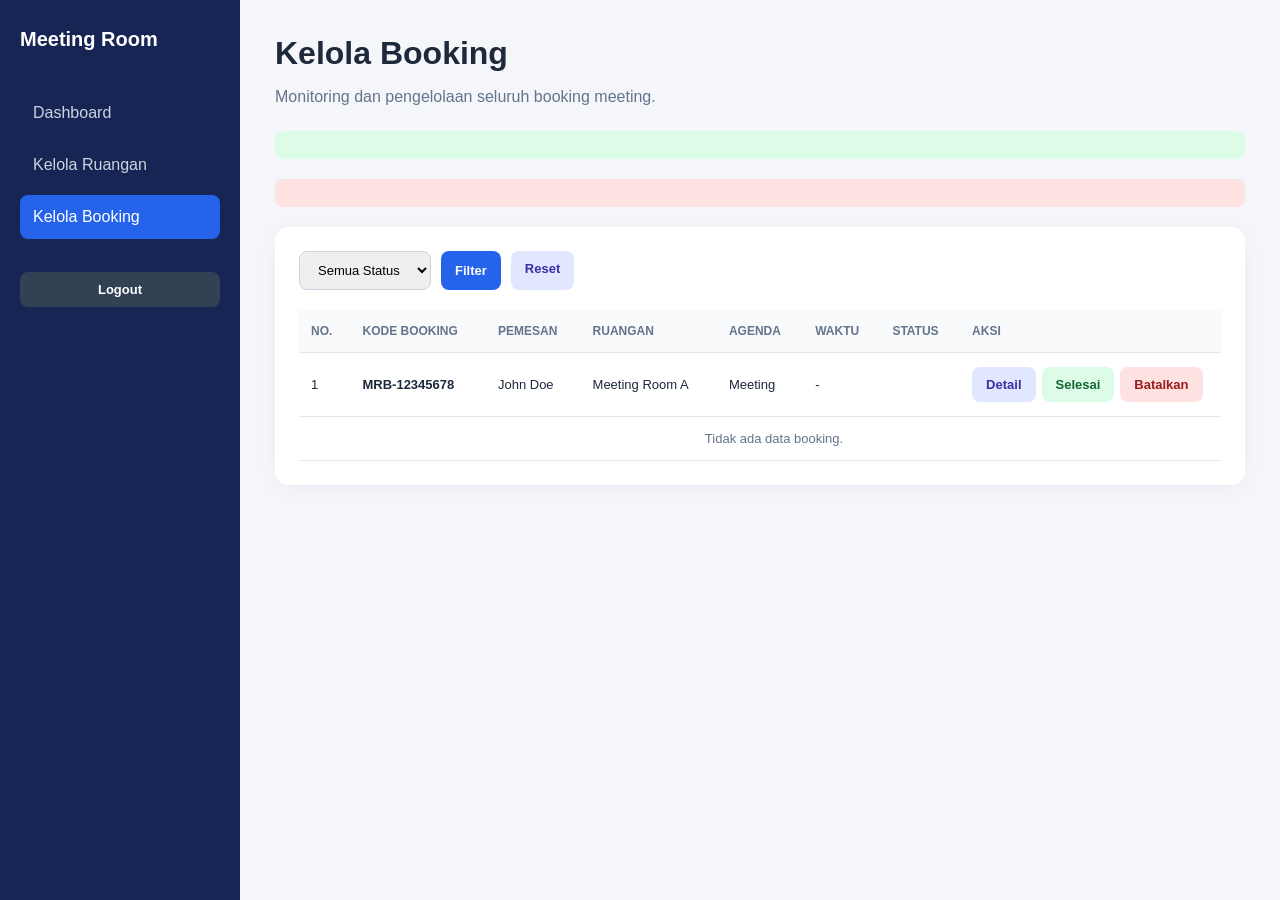
<file: src/main/resources/templates/admin/bookings/index.html>
<!doctype html>
<html lang="id" xmlns:th="http://www.thymeleaf.org">
  <head>
    <meta charset="UTF-8" />
    <meta name="viewport" content="width=device-width, initial-scale=1.0" />

    <title>Kelola Booking - Meeting Room</title>

    <style>
      * {
        box-sizing: border-box;
      }

      body {
        margin: 0;
        font-family: Arial, sans-serif;
        background: #f4f6fa;
        color: #1e293b;
      }

      .sidebar {
        position: fixed;
        width: 240px;
        height: 100vh;
        background: #172554;
        color: white;
        padding: 28px 20px;
      }

      .brand {
        font-size: 20px;
        font-weight: bold;
        margin-bottom: 40px;
      }

      .sidebar a {
        display: block;
        color: #cbd5e1;
        text-decoration: none;
        padding: 13px;
        border-radius: 8px;
        margin-bottom: 8px;
      }

      .sidebar a.active,
      .sidebar a:hover {
        background: #2563eb;
        color: white;
      }

      .main {
        margin-left: 240px;
        padding: 35px;
      }

      h1 {
        margin: 0 0 8px;
      }

      .subtitle {
        color: #64748b;
        margin-bottom: 25px;
      }

      .panel {
        background: white;
        border-radius: 14px;
        padding: 24px;
        box-shadow: 0 4px 20px rgba(15, 23, 42, 0.04);
      }

      .alert {
        padding: 14px;
        border-radius: 8px;
        margin-bottom: 20px;
      }

      .success {
        background: #dcfce7;
        color: #166534;
      }
      .danger-alert {
        background: #fee2e2;
        color: #991b1b;
      }

      .filter {
        display: flex;
        gap: 10px;
        margin-bottom: 20px;
        flex-wrap: wrap;
      }

      select,
      .btn {
        padding: 10px 14px;
        border-radius: 8px;
        border: 1px solid #cbd5e1;
        font-size: 13px;
      }

      .btn {
        text-decoration: none;
        cursor: pointer;
        font-weight: 600;
        border: none;
        display: inline-block;
      }

      .primary {
        background: #2563eb;
        color: white;
      }
      .view {
        background: #e0e7ff;
        color: #3730a3;
      }
      .complete {
        background: #dcfce7;
        color: #166534;
      }
      .cancel {
        background: #fee2e2;
        color: #991b1b;
      }

      .table-wrapper {
        overflow-x: auto;
      }

      table {
        width: 100%;
        border-collapse: collapse;
        min-width: 950px;
      }

      th,
      td {
        padding: 14px 12px;
        text-align: left;
        border-bottom: 1px solid #e2e8f0;
        font-size: 13px;
      }

      th {
        background: #f8fafc;
        color: #64748b;
        font-size: 12px;
        text-transform: uppercase;
      }

      .status {
        padding: 6px 9px;
        border-radius: 20px;
        font-size: 11px;
        font-weight: bold;
      }

      .CONFIRMED {
        background: #dbeafe;
        color: #1d4ed8;
      }
      .CANCELLED {
        background: #fee2e2;
        color: #991b1b;
      }
      .COMPLETED {
        background: #dcfce7;
        color: #166534;
      }

      .actions {
        display: flex;
        gap: 6px;
        align-items: center;
      }

      .actions form {
        margin: 0;
      }

      @media (max-width: 800px) {
        .sidebar {
          position: static;
          width: 100%;
          height: auto;
        }

        .main {
          margin-left: 0;
          padding: 20px;
        }
      }
    </style>
  </head>

  <body>
    <aside class="sidebar">
      <div class="brand">Meeting Room</div>

      <a th:href="@{/admin/dashboard}">Dashboard</a>
      <a th:href="@{/admin/rooms}">Kelola Ruangan</a>
      <a th:href="@{/admin/bookings}" class="active">Kelola Booking</a>

      <form th:action="@{/admin/logout}" method="post">
        <button
          class="btn"
          style="
            background: #334155;
            color: white;
            width: 100%;
            margin-top: 25px;
          "
        >
          Logout
        </button>
      </form>
    </aside>

    <main class="main">
      <h1>Kelola Booking</h1>
      <p class="subtitle">
        Monitoring dan pengelolaan seluruh booking meeting.
      </p>

      <div
        th:if="${successMessage}"
        class="alert success"
        th:text="${successMessage}"
      ></div>

      <div
        th:if="${errorMessage}"
        class="alert danger-alert"
        th:text="${errorMessage}"
      ></div>

      <section class="panel">
        <form th:action="@{/admin/bookings}" method="get" class="filter">
          <select name="status">
            <option value="">Semua Status</option>
            <option
              value="CONFIRMED"
              th:selected="${selectedStatus == 'CONFIRMED'}"
            >
              Confirmed
            </option>
            <option
              value="CANCELLED"
              th:selected="${selectedStatus == 'CANCELLED'}"
            >
              Cancelled
            </option>
            <option
              value="COMPLETED"
              th:selected="${selectedStatus == 'COMPLETED'}"
            >
              Completed
            </option>
          </select>

          <button class="btn primary" type="submit">Filter</button>

          <a th:href="@{/admin/bookings}" class="btn view">Reset</a>
        </form>

        <div class="table-wrapper">
          <table>
            <thead>
              <tr>
                <th>No.</th>
                <th>Kode Booking</th>
                <th>Pemesan</th>
                <th>Ruangan</th>
                <th>Agenda</th>
                <th>Waktu</th>
                <th>Status</th>
                <th>Aksi</th>
              </tr>
            </thead>

            <tbody>
              <tr th:each="booking, iter : ${bookings}">
                <td th:text="${iter.count}">1</td>

                <td>
                  <strong th:text="${booking.bookingCode}">MRB-12345678</strong>
                </td>

                <td th:text="${booking.bookerName}">John Doe</td>

                <td th:text="${booking.meetingRoom.roomName}">
                  Meeting Room A
                </td>

                <td th:text="${booking.agenda}">Meeting</td>

                <td>
                  <div
                    th:text="${#temporals.format(booking.startTime, 'dd-MM-yyyy')}"
                  ></div>
                  <div>
                    <span
                      th:text="${#temporals.format(booking.startTime, 'HH:mm')}"
                    ></span>
                    -
                    <span
                      th:text="${#temporals.format(booking.endTime, 'HH:mm')}"
                    ></span>
                  </div>
                </td>

                <td>
                  <span
                    class="status"
                    th:classappend="${booking.status}"
                    th:text="${booking.status}"
                  >
                  </span>
                </td>

                <td>
                  <div class="actions">
                    <a
                      th:href="@{/admin/bookings/{id}(id=${booking.bookingId})}"
                      class="btn view"
                      >Detail</a
                    >

                    <form
                      th:if="${booking.status == 'CONFIRMED'}"
                      th:action="@{/admin/bookings/{id}/complete(id=${booking.bookingId})}"
                      method="post"
                      onsubmit="return confirm('Tandai booking selesai?');"
                    >
                      <button type="submit" class="btn complete">
                        Selesai
                      </button>
                    </form>

                    <form
                      th:if="${booking.status == 'CONFIRMED'}"
                      th:action="@{/admin/bookings/{id}/cancel(id=${booking.bookingId})}"
                      method="post"
                      onsubmit="return confirm('Batalkan booking ini?');"
                    >
                      <button type="submit" class="btn cancel">Batalkan</button>
                    </form>
                  </div>
                </td>
              </tr>

              <tr th:if="${#lists.isEmpty(bookings)}">
                <td colspan="8" style="text-align: center; color: #64748b">
                  Tidak ada data booking.
                </td>
              </tr>
            </tbody>
          </table>
        </div>
      </section>
    </main>
  </body>
</html>
</file>
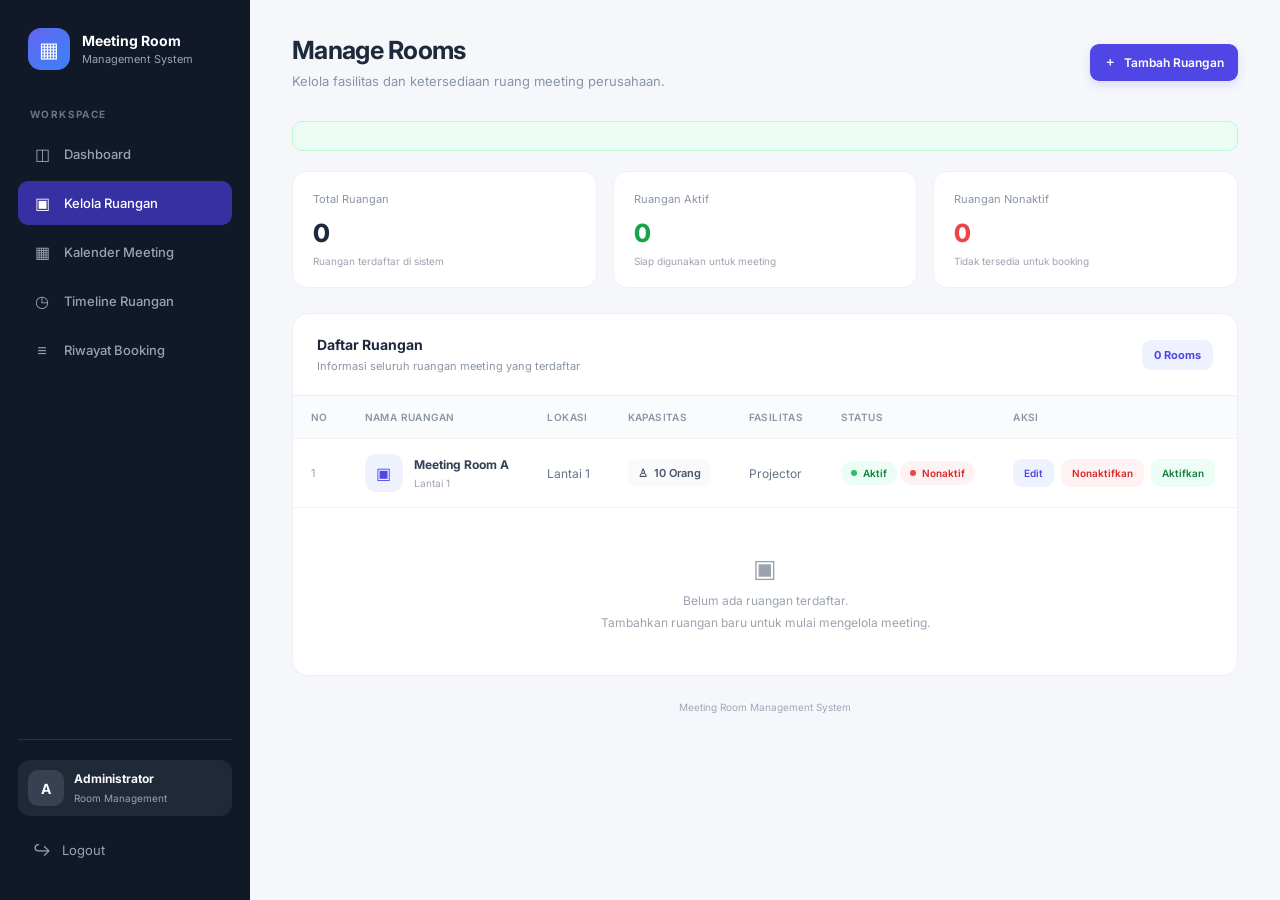
<file: src/main/resources/templates/admin/rooms/index.html>
<!doctype html>
<html lang="id" xmlns:th="http://www.thymeleaf.org">
  <head>
    <meta charset="UTF-8" />
    <meta name="viewport" content="width=device-width, initial-scale=1.0" />
    <title>Manage Rooms | Meeting Room</title>

    <style>
      @import url("https://fonts.googleapis.com/css2?family=Inter:wght@400;500;600;700;800&display=swap");

      :root {
        --primary: #4f46e5;
        --primary-light: #eef2ff;
        --sidebar: #111827;
        --sidebar-hover: #1f2937;
        --bg: #f5f7fb;
        --surface: #ffffff;
        --text: #1e293b;
        --muted: #8a94a6;
        --border: #edf0f5;
        --green: #16a34a;
        --red: #ef4444;
        --radius: 16px;
      }

      * {
        box-sizing: border-box;
      }

      body {
        margin: 0;
        font-family: "Inter", sans-serif;
        background: var(--bg);
        color: var(--text);
      }

      /* SIDEBAR */

      .sidebar {
        width: 250px;
        position: fixed;
        top: 0;
        left: 0;
        bottom: 0;
        background: var(--sidebar);
        padding: 28px 18px;
        display: flex;
        flex-direction: column;
        z-index: 100;
      }

      .brand {
        display: flex;
        align-items: center;
        gap: 12px;
        padding: 0 10px;
        margin-bottom: 38px;
      }

      .brand-icon {
        width: 42px;
        height: 42px;
        border-radius: 13px;
        background: linear-gradient(135deg, #6366f1, #3b82f6);
        display: flex;
        align-items: center;
        justify-content: center;
        font-size: 21px;
        color: white;
      }

      .brand-text {
        color: white;
        font-size: 14px;
        font-weight: 700;
        line-height: 1.5;
      }

      .brand-text span {
        display: block;
        color: #9ca3af;
        font-size: 11px;
        font-weight: 400;
      }

      .menu-label {
        padding: 0 12px;
        margin-bottom: 12px;
        font-size: 10px;
        font-weight: 700;
        letter-spacing: 1.4px;
        color: #6b7280;
        text-transform: uppercase;
      }

      .menu-item {
        display: flex;
        align-items: center;
        gap: 12px;
        padding: 12px 14px;
        margin-bottom: 5px;
        color: #9ca3af;
        text-decoration: none;
        border-radius: 10px;
        font-size: 13px;
        font-weight: 500;
        transition: 0.2s;
      }

      .menu-icon {
        width: 20px;
        text-align: center;
        font-size: 16px;
      }

      .menu-item:hover {
        background: var(--sidebar-hover);
        color: white;
      }

      .menu-item.active {
        background: #3730a3;
        color: white;
      }

      .sidebar-bottom {
        margin-top: auto;
      }

      .sidebar-divider {
        height: 1px;
        background: #263244;
        margin: 20px 0;
      }

      .profile {
        display: flex;
        align-items: center;
        gap: 10px;
        padding: 10px;
        border-radius: 12px;
        background: #1f2937;
        margin-bottom: 12px;
      }

      .profile-avatar {
        width: 36px;
        height: 36px;
        border-radius: 10px;
        background: #374151;
        display: flex;
        align-items: center;
        justify-content: center;
        color: white;
        font-size: 14px;
        font-weight: 700;
      }

      .profile-info {
        flex: 1;
      }

      .profile-info strong {
        display: block;
        color: #f9fafb;
        font-size: 12px;
      }

      .profile-info span {
        font-size: 10px;
        color: #9ca3af;
      }

      .logout-button {
        display: flex;
        align-items: center;
        gap: 10px;
        width: 100%;
        padding: 12px 14px;
        border: none;
        background: transparent;
        color: #9ca3af;
        border-radius: 10px;
        cursor: pointer;
        font-family: inherit;
        font-size: 13px;
        text-align: left;
        transition: 0.2s;
      }

      .logout-button:hover {
        background: #3b1d26;
        color: #f87171;
      }

      /* MAIN */

      .main {
        margin-left: 250px;
        min-height: 100vh;
        padding: 35px 42px;
      }

      .topbar {
        display: flex;
        align-items: center;
        justify-content: space-between;
        gap: 20px;
        margin-bottom: 32px;
      }

      .page-title h1 {
        margin: 0;
        font-size: 25px;
        font-weight: 700;
        letter-spacing: -0.7px;
      }

      .page-title p {
        margin: 8px 0 0;
        color: var(--muted);
        font-size: 13px;
      }

      /* BUTTON */

      .btn {
        display: inline-flex;
        align-items: center;
        justify-content: center;
        gap: 8px;
        padding: 10px 14px;
        border: none;
        border-radius: 9px;
        text-decoration: none;
        font-family: inherit;
        font-size: 12px;
        font-weight: 600;
        cursor: pointer;
        transition: 0.2s;
        white-space: nowrap;
      }

      .btn-primary {
        background: var(--primary);
        color: white;
        box-shadow: 0 4px 10px rgba(79, 70, 229, 0.15);
      }

      .btn-primary:hover {
        background: #4338ca;
        transform: translateY(-1px);
      }

      .btn-edit {
        background: #eef2ff;
        color: #4f46e5;
      }

      .btn-edit:hover {
        background: #e0e7ff;
      }

      .btn-success {
        background: #ecfdf5;
        color: #15803d;
      }

      .btn-success:hover {
        background: #dcfce7;
      }

      .btn-danger {
        background: #fef2f2;
        color: #dc2626;
      }

      .btn-danger:hover {
        background: #fee2e2;
      }

      /* SUMMARY */

      .summary {
        display: grid;
        grid-template-columns: repeat(3, minmax(0, 1fr));
        gap: 16px;
        margin-bottom: 25px;
      }

      .summary-card {
        background: white;
        border: 1px solid var(--border);
        border-radius: 14px;
        padding: 20px;
      }

      .summary-label {
        font-size: 11px;
        color: var(--muted);
        margin-bottom: 12px;
      }

      .summary-value {
        font-size: 25px;
        font-weight: 800;
        color: #1e293b;
      }

      .summary-note {
        margin-top: 7px;
        font-size: 10px;
        color: #9ca3af;
      }

      /* ALERT */

      .alert {
        padding: 14px 16px;
        border-radius: 10px;
        margin-bottom: 20px;
        font-size: 12px;
        font-weight: 500;
      }

      .alert-success {
        background: #ecfdf5;
        color: #15803d;
        border: 1px solid #bbf7d0;
      }

      /* PANEL */

      .panel {
        background: white;
        border: 1px solid var(--border);
        border-radius: 16px;
        overflow: hidden;
      }

      .panel-header {
        display: flex;
        justify-content: space-between;
        align-items: center;
        padding: 22px 24px;
        border-bottom: 1px solid var(--border);
      }

      .panel-header h2 {
        margin: 0;
        font-size: 14px;
        font-weight: 700;
      }

      .panel-header p {
        margin: 6px 0 0;
        font-size: 11px;
        color: var(--muted);
      }

      .room-count {
        padding: 8px 12px;
        background: #eef2ff;
        color: #4f46e5;
        border-radius: 9px;
        font-size: 11px;
        font-weight: 700;
      }

      /* TABLE */

      .table-wrapper {
        overflow-x: auto;
      }

      table {
        width: 100%;
        min-width: 850px;
        border-collapse: collapse;
        white-space: nowrap;
      }

      th {
        background: #fafbfc;
        color: #8b95a7;
        font-size: 10px;
        font-weight: 600;
        text-transform: uppercase;
        letter-spacing: 0.4px;
      }

      th,
      td {
        padding: 15px 18px;
        text-align: left;
        border-bottom: 1px solid #f0f2f6;
      }

      td {
        font-size: 12px;
        color: #64748b;
      }

      tbody tr {
        transition: background 0.15s;
      }

      tbody tr:hover {
        background: #fafbff;
      }

      tbody tr:last-child td {
        border-bottom: none;
      }

      .number-cell {
        color: #9ca3af;
        font-size: 11px;
      }

      .room-info {
        display: flex;
        align-items: center;
        gap: 11px;
      }

      .room-icon {
        width: 38px;
        height: 38px;
        display: flex;
        align-items: center;
        justify-content: center;
        background: #eef2ff;
        color: #4f46e5;
        border-radius: 11px;
        font-size: 16px;
        flex-shrink: 0;
      }

      .room-name {
        color: #334155;
        font-weight: 700;
        font-size: 12px;
      }

      .room-location {
        margin-top: 5px;
        color: #9ca3af;
        font-size: 10px;
      }

      .capacity {
        display: inline-flex;
        align-items: center;
        gap: 6px;
        padding: 7px 10px;
        background: #f8fafc;
        border-radius: 8px;
        color: #475569;
        font-size: 11px;
        font-weight: 600;
      }

      .facilities {
        max-width: 180px;
        overflow: hidden;
        text-overflow: ellipsis;
        color: #64748b;
      }

      /* STATUS */

      .status {
        display: inline-flex;
        align-items: center;
        gap: 6px;
        padding: 6px 10px;
        border-radius: 30px;
        font-size: 10px;
        font-weight: 600;
      }

      .status-dot {
        width: 6px;
        height: 6px;
        border-radius: 50%;
      }

      .active-status {
        background: #ecfdf5;
        color: #15803d;
      }

      .active-status .status-dot {
        background: #22c55e;
      }

      .inactive-status {
        background: #fef2f2;
        color: #dc2626;
      }

      .inactive-status .status-dot {
        background: #ef4444;
      }

      /* ACTIONS */

      .actions {
        display: flex;
        align-items: center;
        gap: 7px;
      }

      .actions form {
        margin: 0;
      }

      .actions .btn {
        padding: 8px 11px;
        font-size: 10px;
      }

      /* EMPTY */

      .empty {
        padding: 45px 20px !important;
        text-align: center;
        color: #9ca3af;
        font-size: 12px;
      }

      .empty-icon {
        display: block;
        font-size: 25px;
        margin-bottom: 10px;
      }

      /* FOOTER */

      .footer {
        text-align: center;
        color: #a0a8b7;
        font-size: 10px;
        padding: 25px 0 10px;
      }

      /* RESPONSIVE */

      @media (max-width: 1200px) {
        .main {
          padding: 28px;
        }
      }

      @media (max-width: 900px) {
        .sidebar {
          width: 220px;
        }

        .main {
          margin-left: 220px;
          padding: 22px;
        }

        .summary {
          grid-template-columns: repeat(2, minmax(0, 1fr));
        }
      }

      @media (max-width: 650px) {
        .sidebar {
          position: relative;
          width: 100%;
          height: auto;
          padding: 18px;
        }

        .brand {
          margin-bottom: 22px;
        }

        .sidebar-bottom {
          margin-top: 20px;
        }

        .main {
          margin-left: 0;
          padding: 20px 14px;
        }

        .topbar {
          align-items: flex-start;
          flex-direction: column;
        }

        .page-title h1 {
          font-size: 22px;
        }

        .summary {
          grid-template-columns: repeat(2, minmax(0, 1fr));
          gap: 10px;
        }

        .summary-card {
          padding: 16px;
        }

        .summary-value {
          font-size: 22px;
        }

        .panel-header {
          padding: 17px;
        }
      }

      @media (max-width: 380px) {
        .summary {
          grid-template-columns: 1fr;
        }
      }
    </style>
  </head>

  <body>
    <!-- SIDEBAR -->

    <aside class="sidebar">
      <div class="brand">
        <div class="brand-icon">▦</div>

        <div class="brand-text">
          Meeting Room
          <span>Management System</span>
        </div>
      </div>

      <div class="menu-label">Workspace</div>

      <a th:href="@{/admin/dashboard}" class="menu-item">
        <span class="menu-icon">◫</span>
        Dashboard
      </a>

      <a th:href="@{/admin/rooms}" class="menu-item active">
        <span class="menu-icon">▣</span>
        Kelola Ruangan
      </a>

      <a th:href="@{/admin/calendar}" class="menu-item">
        <span class="menu-icon">▦</span>
        Kalender Meeting
      </a>

      <a th:href="@{/admin/timeline}" class="menu-item">
        <span class="menu-icon">◷</span>
        Timeline Ruangan
      </a>

      <a th:href="@{/admin/dashboard#recent-bookings}" class="menu-item">
        <span class="menu-icon">≡</span>
        Riwayat Booking
      </a>

      <div class="sidebar-bottom">
        <div class="sidebar-divider"></div>

        <div class="profile">
          <div class="profile-avatar">A</div>

          <div class="profile-info">
            <strong>Administrator</strong>
            <span>Room Management</span>
          </div>
        </div>

        <form th:action="@{/admin/logout}" method="post">
          <button type="submit" class="logout-button">
            <span class="menu-icon">↪</span>
            Logout
          </button>
        </form>
      </div>
    </aside>

    <!-- MAIN CONTENT -->

    <main class="main">
      <!-- HEADER -->

      <header class="topbar">
        <div class="page-title">
          <h1>Manage Rooms</h1>
          <p>Kelola fasilitas dan ketersediaan ruang meeting perusahaan.</p>
        </div>

        <a th:href="@{/admin/rooms/new}" class="btn btn-primary">
          <span>＋</span>
          Tambah Ruangan
        </a>
      </header>

      <!-- SUCCESS MESSAGE -->

      <div
        th:if="${successMessage}"
        class="alert alert-success"
        th:text="${successMessage}"
      ></div>

      <!-- ROOM SUMMARY -->

      <section class="summary">
        <div class="summary-card">
          <div class="summary-label">Total Ruangan</div>

          <div
            class="summary-value"
            th:text="${rooms != null ? rooms.size() : 0}"
          >
            0
          </div>

          <div class="summary-note">Ruangan terdaftar di sistem</div>
        </div>

        <div class="summary-card">
          <div class="summary-label">Ruangan Aktif</div>

          <div
            class="summary-value"
            style="color: #16a34a"
            th:text="${rooms != null ? #lists.size(rooms.?[status == 'ACTIVE']) : 0}"
          >
            0
          </div>

          <div class="summary-note">Siap digunakan untuk meeting</div>
        </div>

        <div class="summary-card">
          <div class="summary-label">Ruangan Nonaktif</div>

          <div
            class="summary-value"
            style="color: #ef4444"
            th:text="${rooms != null ? #lists.size(rooms.?[status != 'ACTIVE']) : 0}"
          >
            0
          </div>

          <div class="summary-note">Tidak tersedia untuk booking</div>
        </div>
      </section>

      <!-- ROOM TABLE -->

      <section class="panel">
        <div class="panel-header">
          <div>
            <h2>Daftar Ruangan</h2>
            <p>Informasi seluruh ruangan meeting yang terdaftar</p>
          </div>

          <div
            class="room-count"
            th:text="${rooms != null ? rooms.size() + ' Rooms' : '0 Rooms'}"
          >
            0 Rooms
          </div>
        </div>

        <div class="table-wrapper">
          <table>
            <thead>
              <tr>
                <th>No</th>
                <th>Nama Ruangan</th>
                <th>Lokasi</th>
                <th>Kapasitas</th>
                <th>Fasilitas</th>
                <th>Status</th>
                <th>Aksi</th>
              </tr>
            </thead>

            <tbody>
              <tr th:each="room, iter : ${rooms}">
                <td class="number-cell" th:text="${iter.count}">1</td>

                <td>
                  <div class="room-info">
                    <div class="room-icon">▣</div>

                    <div>
                      <div class="room-name" th:text="${room.roomName}">
                        Meeting Room A
                      </div>

                      <div class="room-location" th:text="${room.location}">
                        Lantai 1
                      </div>
                    </div>
                  </div>
                </td>

                <td th:text="${room.location ?: '-'}">Lantai 1</td>

                <td>
                  <span class="capacity">
                    ♙
                    <span th:text="${room.capacity + ' Orang'}">
                      10 Orang
                    </span>
                  </span>
                </td>

                <td>
                  <div class="facilities" th:text="${room.facilities ?: '-'}">
                    Projector
                  </div>
                </td>

                <td>
                  <span
                    th:if="${room.status == 'ACTIVE'}"
                    class="status active-status"
                  >
                    <span class="status-dot"></span>
                    Aktif
                  </span>

                  <span
                    th:unless="${room.status == 'ACTIVE'}"
                    class="status inactive-status"
                  >
                    <span class="status-dot"></span>
                    Nonaktif
                  </span>
                </td>

                <td>
                  <div class="actions">
                    <!-- EDIT -->

                    <a
                      th:href="@{/admin/rooms/{id}/edit(id=${room.roomId})}"
                      class="btn btn-edit"
                    >
                      Edit
                    </a>

                    <!-- DEACTIVATE -->

                    <form
                      th:if="${room.status == 'ACTIVE'}"
                      th:action="@{/admin/rooms/{id}/deactivate(id=${room.roomId})}"
                      method="post"
                      onsubmit="return confirm('Nonaktifkan ruangan ini?');"
                    >
                      <button class="btn btn-danger" type="submit">
                        Nonaktifkan
                      </button>
                    </form>

                    <!-- ACTIVATE -->

                    <form
                      th:unless="${room.status == 'ACTIVE'}"
                      th:action="@{/admin/rooms/{id}/activate(id=${room.roomId})}"
                      method="post"
                    >
                      <button class="btn btn-success" type="submit">
                        Aktifkan
                      </button>
                    </form>
                  </div>
                </td>
              </tr>

              <!-- EMPTY STATE -->

              <tr th:if="${rooms == null or #lists.isEmpty(rooms)}">
                <td colspan="7" class="empty">
                  <span class="empty-icon">▣</span>
                  <div>Belum ada ruangan terdaftar.</div>
                  <div style="margin-top: 7px">
                    Tambahkan ruangan baru untuk mulai mengelola meeting.
                  </div>
                </td>
              </tr>
            </tbody>
          </table>
        </div>
      </section>

      <footer class="footer">Meeting Room Management System</footer>
    </main>
  </body>
</html>
</file>
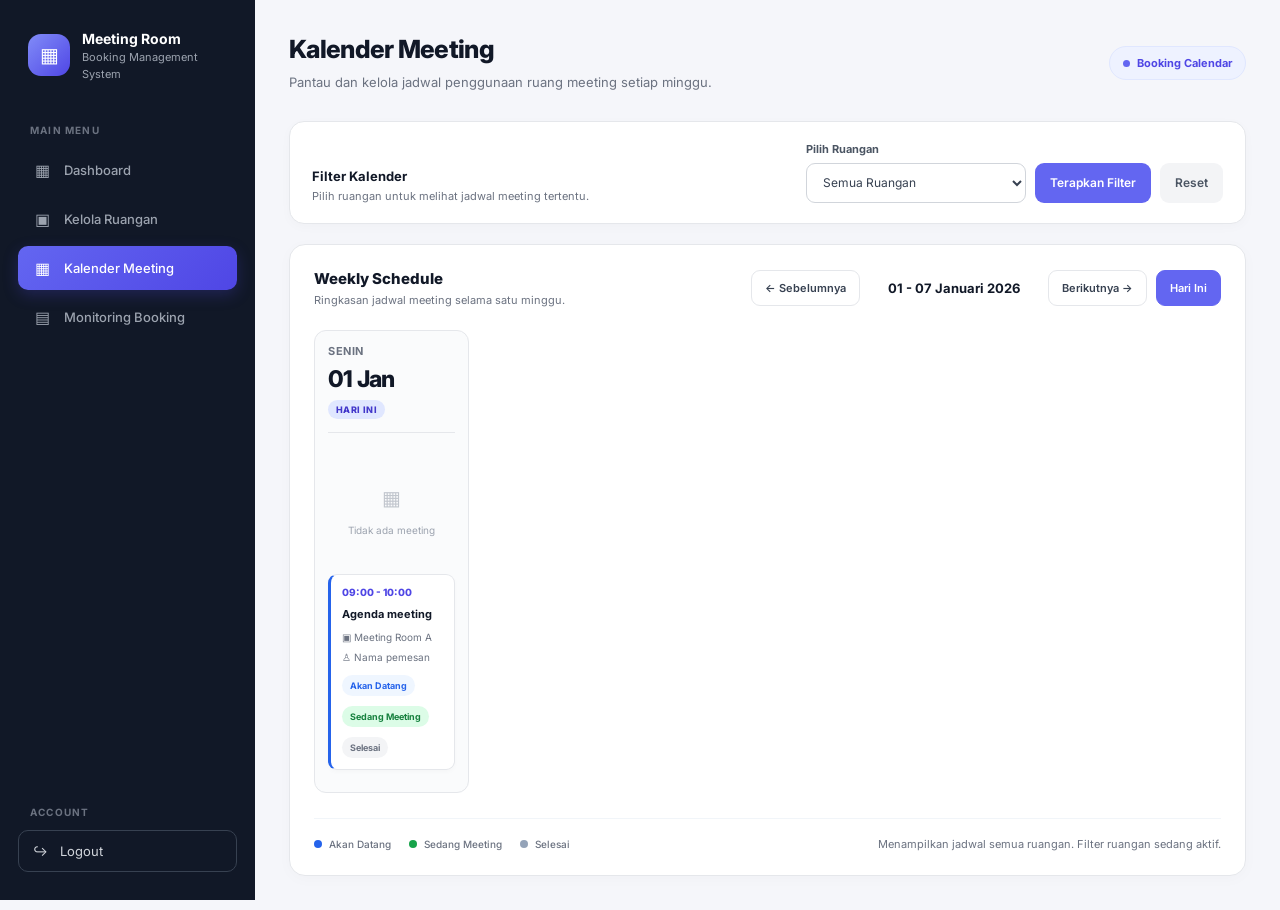
<file: src/main/resources/templates/admin/calendar.html>
<!doctype html>
<html lang="id" xmlns:th="http://www.thymeleaf.org">
  <head>
    <meta charset="UTF-8" />
    <meta name="viewport" content="width=device-width, initial-scale=1.0" />
    <title>Kalender Meeting - Admin</title>

    <link rel="preconnect" href="https://fonts.googleapis.com" />
    <link rel="preconnect" href="https://fonts.gstatic.com" crossorigin />
    <link
      href="https://fonts.googleapis.com/css2?family=Inter:wght@400;500;600;700;800&display=swap"
      rel="stylesheet"
    />

    <style>
      * {
        box-sizing: border-box;
      }

      :root {
        --primary: #6366f1;
        --primary-dark: #4f46e5;
        --sidebar: #111827;
        --sidebar-muted: #9ca3af;
        --background: #f5f6fa;
        --surface: #ffffff;
        --text: #111827;
        --muted: #6b7280;
        --border: #e5e7eb;
        --green: #16a34a;
        --blue: #2563eb;
        --gray: #64748b;
      }

      body {
        margin: 0;
        font-family: "Inter", sans-serif;
        background: var(--background);
        color: var(--text);
      }

      a {
        text-decoration: none;
      }

      /* SIDEBAR */
      .sidebar {
        position: fixed;
        inset: 0 auto 0 0;
        width: 255px;
        padding: 28px 18px;
        background: var(--sidebar);
        color: white;
        z-index: 100;
        display: flex;
        flex-direction: column;
      }

      .brand {
        display: flex;
        align-items: center;
        gap: 12px;
        padding: 0 10px;
        margin-bottom: 42px;
      }

      .brand-icon {
        width: 42px;
        height: 42px;
        display: flex;
        align-items: center;
        justify-content: center;
        border-radius: 13px;
        background: linear-gradient(135deg, #818cf8, #4f46e5);
        font-size: 20px;
        flex-shrink: 0;
      }

      .brand-name {
        font-size: 14px;
        line-height: 1.5;
        font-weight: 700;
      }

      .brand-name span {
        display: block;
        color: #9ca3af;
        font-size: 11px;
        font-weight: 400;
      }

      .menu-label {
        padding: 0 12px;
        margin: 0 0 12px;
        color: #6b7280;
        font-size: 10px;
        font-weight: 700;
        letter-spacing: 1.2px;
        text-transform: uppercase;
      }

      .menu-item {
        display: flex;
        align-items: center;
        gap: 12px;
        padding: 12px 14px;
        margin-bottom: 5px;
        color: #9ca3af;
        border-radius: 10px;
        font-size: 13px;
        font-weight: 500;
        transition: 0.2s;
      }

      .menu-icon {
        width: 20px;
        text-align: center;
        font-size: 16px;
      }

      .menu-item:hover {
        color: white;
        background: #1f2937;
      }

      .menu-item.active {
        color: white;
        background: linear-gradient(135deg, #6366f1, #4f46e5);
        box-shadow: 0 5px 15px rgba(79, 70, 229, 0.25);
      }

      .sidebar-bottom {
        margin-top: auto;
      }

      .logout-button {
        width: 100%;
        padding: 12px 14px;
        display: flex;
        align-items: center;
        gap: 12px;
        border: 1px solid #374151;
        border-radius: 10px;
        background: transparent;
        color: #d1d5db;
        font-family: inherit;
        font-size: 13px;
        cursor: pointer;
        transition: 0.2s;
      }

      .logout-button:hover {
        background: #374151;
        color: white;
      }

      /* MAIN */
      .main {
        margin-left: 255px;
        min-height: 100vh;
        padding: 34px;
      }

      .topbar {
        display: flex;
        align-items: center;
        justify-content: space-between;
        margin-bottom: 28px;
      }

      .page-title {
        margin: 0 0 8px;
        font-size: 25px;
        font-weight: 800;
        letter-spacing: -0.7px;
      }

      .subtitle {
        color: var(--muted);
        font-size: 13px;
        line-height: 1.6;
      }

      .page-badge {
        display: inline-flex;
        align-items: center;
        gap: 7px;
        padding: 9px 13px;
        border: 1px solid #e0e7ff;
        border-radius: 30px;
        background: #eef2ff;
        color: #4f46e5;
        font-size: 11px;
        font-weight: 700;
      }

      .page-badge-dot {
        width: 7px;
        height: 7px;
        border-radius: 50%;
        background: #6366f1;
      }

      /* FILTER */
      .filter-panel {
        display: flex;
        justify-content: space-between;
        align-items: end;
        flex-wrap: wrap;
        gap: 18px;
        padding: 20px 22px;
        margin-bottom: 20px;
        background: var(--surface);
        border: 1px solid var(--border);
        border-radius: 15px;
        box-shadow: 0 3px 12px rgba(15, 23, 42, 0.025);
      }

      .filter-heading {
        margin-bottom: 5px;
        font-size: 13px;
        font-weight: 700;
      }

      .filter-description {
        color: var(--muted);
        font-size: 11px;
      }

      .filter-form {
        display: flex;
        align-items: end;
        flex-wrap: wrap;
        gap: 9px;
      }

      .filter-group {
        display: flex;
        flex-direction: column;
        gap: 7px;
        min-width: 220px;
      }

      .filter-label {
        color: #4b5563;
        font-size: 11px;
        font-weight: 700;
      }

      .filter-select {
        height: 40px;
        padding: 0 12px;
        border: 1px solid #d1d5db;
        border-radius: 9px;
        outline: none;
        background: white;
        color: #374151;
        font-family: inherit;
        font-size: 12px;
      }

      .filter-select:focus {
        border-color: var(--primary);
        box-shadow: 0 0 0 3px rgba(99, 102, 241, 0.1);
      }

      .filter-button,
      .reset-button {
        height: 40px;
        display: inline-flex;
        align-items: center;
        justify-content: center;
        padding: 0 15px;
        border: none;
        border-radius: 9px;
        font-family: inherit;
        font-size: 12px;
        font-weight: 600;
        cursor: pointer;
        transition: 0.2s;
      }

      .filter-button {
        background: var(--primary);
        color: white;
      }

      .filter-button:hover {
        background: var(--primary-dark);
      }

      .reset-button {
        background: #f3f4f6;
        color: #4b5563;
      }

      .reset-button:hover {
        background: #e5e7eb;
      }

      /* CALENDAR */
      .calendar-panel {
        padding: 24px;
        background: white;
        border: 1px solid var(--border);
        border-radius: 16px;
        box-shadow: 0 3px 15px rgba(15, 23, 42, 0.025);
      }

      .calendar-toolbar {
        display: flex;
        align-items: center;
        justify-content: space-between;
        flex-wrap: wrap;
        gap: 15px;
        margin-bottom: 23px;
      }

      .calendar-heading {
        margin-bottom: 5px;
        font-size: 15px;
        font-weight: 800;
      }

      .calendar-caption {
        color: var(--muted);
        font-size: 11px;
      }

      .week-navigation {
        display: flex;
        align-items: center;
        gap: 9px;
        flex-wrap: wrap;
      }

      .week-label {
        min-width: 170px;
        text-align: center;
        font-size: 13px;
        font-weight: 700;
      }

      .nav-button {
        min-height: 36px;
        display: inline-flex;
        align-items: center;
        justify-content: center;
        padding: 0 13px;
        border: 1px solid var(--border);
        border-radius: 9px;
        background: white;
        color: #374151;
        font-family: inherit;
        font-size: 11px;
        font-weight: 600;
        transition: 0.2s;
      }

      .nav-button:hover {
        background: #f3f4f6;
        border-color: #c7d2fe;
      }

      .today-button {
        border-color: var(--primary);
        background: var(--primary);
        color: white;
      }

      .today-button:hover {
        background: var(--primary-dark);
        color: white;
      }

      /* WEEK GRID */
      .calendar-scroll {
        width: 100%;
        overflow-x: auto;
        padding-bottom: 10px;
      }

      .week-grid {
        display: grid;
        grid-template-columns: repeat(7, minmax(155px, 1fr));
        gap: 11px;
        min-width: 1120px;
      }

      .day-card {
        min-height: 340px;
        padding: 13px;
        border: 1px solid #e5e7eb;
        border-radius: 12px;
        background: #fafbfc;
        transition: 0.2s;
      }

      .day-card:hover {
        border-color: #c7d2fe;
      }

      .day-card.today {
        border: 1.5px solid #818cf8;
        background: #f5f6ff;
      }

      .day-header {
        padding-bottom: 13px;
        margin-bottom: 13px;
        border-bottom: 1px solid #e5e7eb;
      }

      .day-name {
        color: #6b7280;
        font-size: 11px;
        font-weight: 700;
        text-transform: uppercase;
        letter-spacing: 0.5px;
      }

      .day-date {
        margin-top: 7px;
        font-size: 23px;
        font-weight: 800;
        letter-spacing: -0.8px;
      }

      .today-label {
        display: inline-flex;
        margin-top: 7px;
        padding: 4px 8px;
        border-radius: 20px;
        background: #e0e7ff;
        color: #4338ca;
        font-size: 9px;
        font-weight: 800;
        letter-spacing: 0.4px;
      }

      /* MEETING CARD */
      .meeting-card {
        display: block;
        position: relative;
        padding: 11px;
        margin-bottom: 9px;
        border: 1px solid #e5e7eb;
        border-left: 3px solid var(--blue);
        border-radius: 9px;
        background: white;
        color: inherit;
        box-shadow: 0 2px 5px rgba(15, 23, 42, 0.025);
        transition: 0.2s;
      }

      .meeting-card:hover {
        transform: translateY(-2px);
        border-color: #c7d2fe;
        border-left-color: var(--primary-dark);
        box-shadow: 0 5px 13px rgba(15, 23, 42, 0.08);
      }

      .meeting-card:focus-visible {
        outline: 3px solid #a5b4fc;
        outline-offset: 2px;
      }

      .meeting-time {
        margin-bottom: 8px;
        color: #4f46e5;
        font-size: 10px;
        font-weight: 800;
      }

      .meeting-title {
        margin-bottom: 8px;
        color: #111827;
        font-size: 11px;
        font-weight: 700;
        line-height: 1.5;
        overflow-wrap: anywhere;
      }

      .meeting-room,
      .meeting-person {
        display: flex;
        align-items: flex-start;
        gap: 5px;
        margin-top: 5px;
        color: #6b7280;
        font-size: 10px;
        line-height: 1.5;
        overflow-wrap: anywhere;
      }

      .meeting-status {
        display: inline-flex;
        margin-top: 10px;
        padding: 5px 8px;
        border-radius: 20px;
        font-size: 9px;
        font-weight: 700;
      }

      .upcoming {
        background: #eff6ff;
        color: #2563eb;
      }

      .ongoing {
        background: #dcfce7;
        color: #15803d;
      }

      .finished {
        background: #f3f4f6;
        color: #6b7280;
      }

      .empty-day {
        padding: 35px 5px;
        color: #9ca3af;
        text-align: center;
        font-size: 10px;
        line-height: 1.7;
      }

      .empty-icon {
        display: block;
        margin-bottom: 7px;
        font-size: 20px;
        opacity: 0.6;
      }

      /* LEGEND */
      .calendar-footer {
        display: flex;
        justify-content: space-between;
        align-items: center;
        flex-wrap: wrap;
        gap: 15px;
        padding-top: 18px;
        margin-top: 15px;
        border-top: 1px solid #f1f5f9;
      }

      .legend {
        display: flex;
        flex-wrap: wrap;
        gap: 18px;
      }

      .legend-item {
        display: flex;
        align-items: center;
        gap: 7px;
        color: #6b7280;
        font-size: 10px;
        font-weight: 500;
      }

      .legend-dot {
        width: 8px;
        height: 8px;
        border-radius: 50%;
      }

      .filter-info {
        color: #6b7280;
        font-size: 11px;
      }

      /* RESPONSIVE */
      @media (max-width: 900px) {
        .sidebar {
          width: 220px;
        }

        .main {
          margin-left: 220px;
          padding: 25px 20px;
        }

        .filter-panel {
          align-items: flex-start;
          flex-direction: column;
        }

        .filter-form {
          width: 100%;
        }
      }

      @media (max-width: 700px) {
        .sidebar {
          position: relative;
          width: 100%;
          padding: 17px;
        }

        .brand {
          margin-bottom: 20px;
        }

        .sidebar-bottom {
          margin-top: 15px;
        }

        .menu-label {
          margin-top: 15px;
        }

        .main {
          margin-left: 0;
          padding: 22px 15px;
        }

        .topbar {
          align-items: flex-start;
        }

        .page-title {
          font-size: 21px;
        }

        .page-badge {
          display: none;
        }

        .filter-form {
          align-items: stretch;
        }

        .filter-group {
          width: 100%;
          min-width: 0;
        }

        .filter-button,
        .reset-button {
          flex: 1;
        }

        .calendar-panel {
          padding: 16px;
        }

        .calendar-toolbar {
          align-items: flex-start;
          flex-direction: column;
        }

        .week-navigation {
          width: 100%;
          justify-content: space-between;
        }

        .week-label {
          min-width: 0;
          flex: 1;
          font-size: 11px;
        }

        .calendar-footer {
          align-items: flex-start;
          flex-direction: column;
        }
      }
    </style>
  </head>

  <body>
    <!-- SIDEBAR -->
    <aside class="sidebar">
      <div class="brand">
        <div class="brand-icon">▦</div>
        <div class="brand-name">
          Meeting Room
          <span>Booking Management System</span>
        </div>
      </div>

      <div class="menu-label">Main Menu</div>

      <a th:href="@{/admin/dashboard}" class="menu-item">
        <span class="menu-icon">▦</span>
        Dashboard
      </a>

      <a th:href="@{/admin/rooms}" class="menu-item">
        <span class="menu-icon">▣</span>
        Kelola Ruangan
      </a>

      <a th:href="@{/admin/calendar}" class="menu-item active">
        <span class="menu-icon">▦</span>
        Kalender Meeting
      </a>

      <a th:href="@{/admin/bookings}" class="menu-item">
        <span class="menu-icon">▤</span>
        Monitoring Booking
      </a>

      <div class="sidebar-bottom">
        <div class="menu-label">Account</div>

        <form th:action="@{/admin/logout}" method="post">
          <button type="submit" class="logout-button">
            <span>↪</span>
            Logout
          </button>
        </form>
      </div>
    </aside>

    <!-- MAIN CONTENT -->
    <main class="main">
      <header class="topbar">
        <div>
          <h1 class="page-title">Kalender Meeting</h1>
          <div class="subtitle">
            Pantau dan kelola jadwal penggunaan ruang meeting setiap minggu.
          </div>
        </div>

        <div class="page-badge">
          <span class="page-badge-dot"></span>
          Booking Calendar
        </div>
      </header>

      <!-- FILTER RUANGAN -->
      <section class="filter-panel">
        <div>
          <div class="filter-heading">Filter Kalender</div>
          <div class="filter-description">
            Pilih ruangan untuk melihat jadwal meeting tertentu.
          </div>
        </div>

        <form th:action="@{/admin/calendar}" method="get" class="filter-form">
          <input type="hidden" name="date" th:value="${selectedDate}" />

          <div class="filter-group">
            <label class="filter-label" for="roomId"> Pilih Ruangan </label>

            <select id="roomId" name="roomId" class="filter-select">
              <option value="" th:selected="${selectedRoomId == null}">
                Semua Ruangan
              </option>

              <option
                th:each="room : ${rooms}"
                th:value="${room.roomId}"
                th:text="${room.roomName}"
                th:selected="${selectedRoomId != null
                and selectedRoomId.equals(room.roomId)}"
              >
                Meeting Room A
              </option>
            </select>
          </div>

          <button type="submit" class="filter-button">Terapkan Filter</button>

          <a
            th:href="@{/admin/calendar(date=${selectedDate})}"
            class="reset-button"
          >
            Reset
          </a>
        </form>
      </section>

      <!-- CALENDAR -->
      <section class="calendar-panel">
        <div class="calendar-toolbar">
          <div>
            <div class="calendar-heading">Weekly Schedule</div>
            <div class="calendar-caption">
              Ringkasan jadwal meeting selama satu minggu.
            </div>
          </div>

          <div class="week-navigation">
            <a
              class="nav-button"
              th:href="@{/admin/calendar(date=${previousWeek},roomId=${selectedRoomId})}"
            >
              ← Sebelumnya
            </a>

            <h2 class="week-label" th:text="${weekLabel}">
              01 - 07 Januari 2026
            </h2>

            <a
              class="nav-button"
              th:href="@{/admin/calendar(date=${nextWeek},roomId=${selectedRoomId})}"
            >
              Berikutnya →
            </a>

            <a
              class="nav-button today-button"
              th:href="@{/admin/calendar(roomId=${selectedRoomId})}"
            >
              Hari Ini
            </a>
          </div>
        </div>

        <!-- WEEK GRID -->
        <div class="calendar-scroll">
          <div class="week-grid">
            <div
              class="day-card"
              th:each="day : ${weekDays}"
              th:classappend="${day.equals(T(java.time.LocalDate).now()) ? ' today' : ''}"
            >
              <div class="day-header">
                <div
                  class="day-name"
                  th:text="${#temporals.format(day, 'EEEE')}"
                >
                  Senin
                </div>

                <div
                  class="day-date"
                  th:text="${#temporals.format(day, 'dd MMM')}"
                >
                  01 Jan
                </div>

                <span
                  class="today-label"
                  th:if="${day.equals(T(java.time.LocalDate).now())}"
                >
                  HARI INI
                </span>
              </div>

              <!-- EMPTY STATE -->
              <div
                th:if="${#lists.isEmpty(bookingsByDay.get(day))}"
                class="empty-day"
              >
                <span class="empty-icon">▦</span>
                Tidak ada meeting
              </div>

              <!-- MEETING CARD -->
              <a
                th:each="booking : ${bookingsByDay.get(day)}"
                th:href="@{/admin/bookings/{id}(id=${booking.bookingId})}"
                class="meeting-card"
                th:title="${'Lihat detail booking ' + booking.bookingCode}"
              >
                <div
                  class="meeting-time"
                  th:text="${#temporals.format(booking.startTime, 'HH:mm')
                  + ' - '
                  + #temporals.format(booking.endTime, 'HH:mm')}"
                >
                  09:00 - 10:00
                </div>

                <div class="meeting-title" th:text="${booking.agenda}">
                  Agenda meeting
                </div>

                <div
                  class="meeting-room"
                  th:text="${'▣ ' + booking.meetingRoom.roomName}"
                >
                  ▣ Meeting Room A
                </div>

                <div
                  class="meeting-person"
                  th:text="${'♙ ' + booking.bookerName}"
                >
                  ♙ Nama pemesan
                </div>

                <span
                  class="meeting-status upcoming"
                  th:if="${booking.startTime.isAfter(T(java.time.LocalDateTime).now())}"
                >
                  Akan Datang
                </span>

                <span
                  class="meeting-status ongoing"
                  th:if="${!booking.startTime.isAfter(T(java.time.LocalDateTime).now())
                  and booking.endTime.isAfter(T(java.time.LocalDateTime).now())}"
                >
                  Sedang Meeting
                </span>

                <span
                  class="meeting-status finished"
                  th:if="${!booking.endTime.isAfter(T(java.time.LocalDateTime).now())}"
                >
                  Selesai
                </span>
              </a>
            </div>
          </div>
        </div>

        <!-- FOOTER / LEGEND -->
        <div class="calendar-footer">
          <div class="legend">
            <div class="legend-item">
              <span class="legend-dot" style="background: #2563eb"></span>
              Akan Datang
            </div>

            <div class="legend-item">
              <span class="legend-dot" style="background: #16a34a"></span>
              Sedang Meeting
            </div>

            <div class="legend-item">
              <span class="legend-dot" style="background: #94a3b8"></span>
              Selesai
            </div>
          </div>

          <div class="filter-info">
            <span th:if="${selectedRoomId == null}">
              Menampilkan jadwal semua ruangan.
            </span>

            <span th:if="${selectedRoomId != null}">
              Filter ruangan sedang aktif.
            </span>
          </div>
        </div>
      </section>
    </main>
  </body>
</html>
</file>
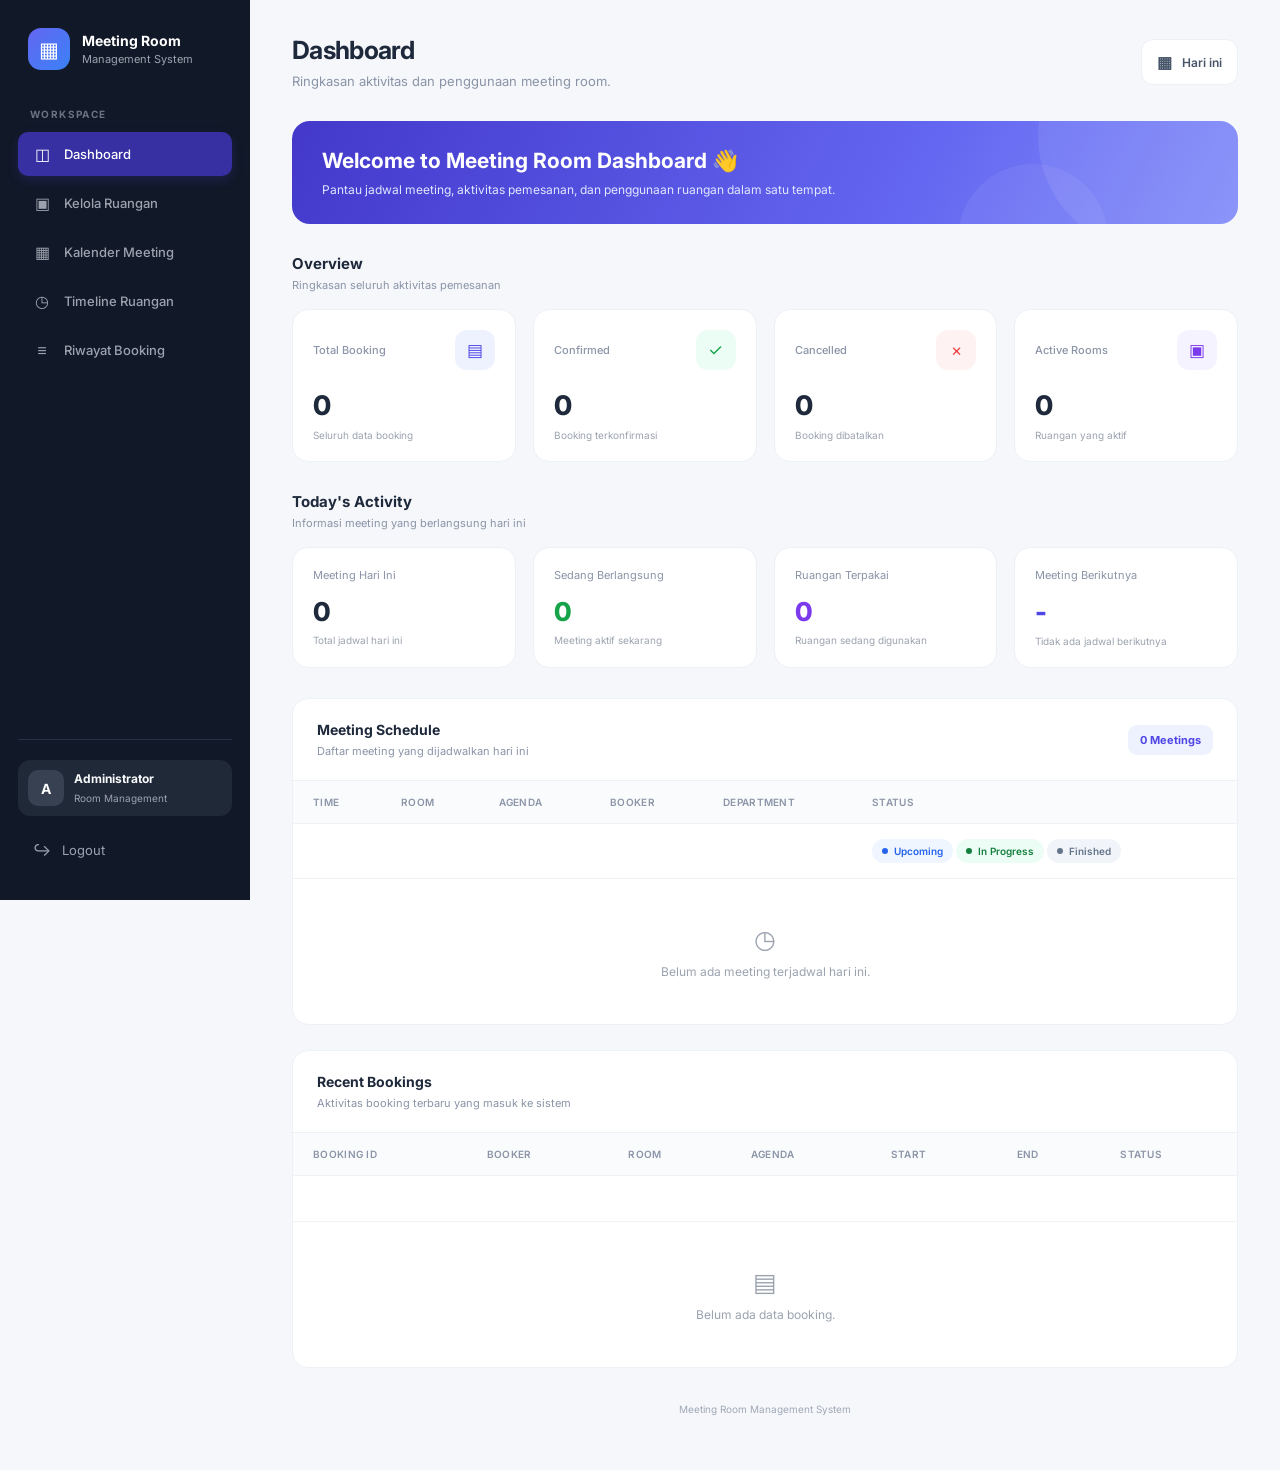
<file: src/main/resources/templates/admin/dashboard.html>
<!doctype html>
<html lang="id" xmlns:th="http://www.thymeleaf.org">
  <head>
    <meta charset="UTF-8" />
    <meta name="viewport" content="width=device-width, initial-scale=1.0" />

    <title>Meeting Room | Dashboard</title>

    <style>
      @import url("https://fonts.googleapis.com/css2?family=Inter:wght@400;500;600;700;800&display=swap");

      :root {
        --primary: #4f46e5;
        --primary-light: #eef2ff;
        --sidebar: #111827;
        --sidebar-hover: #1f2937;
        --bg: #f5f7fb;
        --surface: #ffffff;
        --text: #1e293b;
        --muted: #8a94a6;
        --border: #edf0f5;
        --green: #16a34a;
        --red: #ef4444;
        --orange: #f59e0b;
        --radius: 16px;
      }

      * {
        box-sizing: border-box;
      }

      body {
        margin: 0;
        background: var(--bg);
        color: var(--text);
        font-family: "Inter", sans-serif;
      }

      /* ================= SIDEBAR ================= */

      .sidebar {
        width: 250px;
        position: fixed;
        top: 0;
        left: 0;
        bottom: 0;
        background: var(--sidebar);
        padding: 28px 18px;
        display: flex;
        flex-direction: column;
        z-index: 100;
      }

      .brand {
        display: flex;
        align-items: center;
        gap: 12px;
        padding: 0 10px;
        margin-bottom: 38px;
      }

      .brand-icon {
        width: 42px;
        height: 42px;
        border-radius: 13px;
        background: linear-gradient(135deg, #6366f1, #3b82f6);
        display: flex;
        align-items: center;
        justify-content: center;
        font-size: 21px;
        color: white;
      }

      .brand-text {
        color: white;
        font-size: 14px;
        font-weight: 700;
        line-height: 1.5;
      }

      .brand-text span {
        display: block;
        color: #9ca3af;
        font-size: 11px;
        font-weight: 400;
      }

      .menu-label {
        padding: 0 12px;
        margin: 0 0 12px;
        font-size: 10px;
        font-weight: 700;
        letter-spacing: 1.4px;
        color: #6b7280;
        text-transform: uppercase;
      }

      .menu-item {
        display: flex;
        align-items: center;
        gap: 12px;
        padding: 12px 14px;
        margin-bottom: 5px;
        color: #9ca3af;
        text-decoration: none;
        border-radius: 10px;
        font-size: 13px;
        font-weight: 500;
        transition: 0.2s;
      }

      .menu-icon {
        width: 20px;
        text-align: center;
        font-size: 16px;
      }

      .menu-item:hover {
        background: var(--sidebar-hover);
        color: white;
      }

      .menu-item.active {
        background: #3730a3;
        color: #ffffff;
        box-shadow: 0 4px 12px rgba(79, 70, 229, 0.2);
      }

      .sidebar-bottom {
        margin-top: auto;
      }

      .sidebar-divider {
        height: 1px;
        background: #263244;
        margin: 20px 0;
      }

      .profile {
        display: flex;
        align-items: center;
        gap: 10px;
        padding: 10px;
        border-radius: 12px;
        background: #1f2937;
        margin-bottom: 12px;
      }

      .profile-avatar {
        width: 36px;
        height: 36px;
        border-radius: 10px;
        background: #374151;
        display: flex;
        align-items: center;
        justify-content: center;
        color: white;
        font-size: 14px;
        font-weight: 700;
      }

      .profile-info {
        flex: 1;
      }

      .profile-info strong {
        display: block;
        color: #f9fafb;
        font-size: 12px;
      }

      .profile-info span {
        font-size: 10px;
        color: #9ca3af;
      }

      .logout-button {
        display: flex;
        align-items: center;
        gap: 10px;
        width: 100%;
        padding: 12px 14px;
        border: none;
        background: transparent;
        color: #9ca3af;
        border-radius: 10px;
        cursor: pointer;
        font-family: inherit;
        font-size: 13px;
        transition: 0.2s;
      }

      .logout-button:hover {
        background: #3b1d26;
        color: #f87171;
      }

      /* ================= MAIN ================= */

      .main {
        margin-left: 250px;
        min-height: 100vh;
        padding: 35px 42px;
      }

      .topbar {
        display: flex;
        justify-content: space-between;
        align-items: center;
        margin-bottom: 32px;
      }

      .page-title h1 {
        margin: 0;
        font-size: 25px;
        font-weight: 700;
        letter-spacing: -0.7px;
      }

      .page-title p {
        margin: 8px 0 0;
        color: var(--muted);
        font-size: 13px;
      }

      .date-box {
        display: flex;
        align-items: center;
        gap: 10px;
        padding: 12px 15px;
        background: white;
        border: 1px solid var(--border);
        border-radius: 12px;
        color: #475569;
        font-size: 12px;
        font-weight: 600;
      }

      .date-icon {
        font-size: 16px;
      }

      /* ================= WELCOME BANNER ================= */

      .welcome-banner {
        position: relative;
        overflow: hidden;
        padding: 27px 30px;
        border-radius: 18px;
        background: linear-gradient(
          115deg,
          #4338ca 0%,
          #6366f1 65%,
          #818cf8 100%
        );
        color: white;
        margin-bottom: 30px;
      }

      .welcome-banner::after {
        content: "";
        position: absolute;
        width: 230px;
        height: 230px;
        border-radius: 50%;
        background: rgba(255, 255, 255, 0.08);
        top: -100px;
        right: -30px;
      }

      .welcome-banner::before {
        content: "";
        position: absolute;
        width: 150px;
        height: 150px;
        border-radius: 50%;
        background: rgba(255, 255, 255, 0.06);
        bottom: -90px;
        right: 130px;
      }

      .welcome-banner h2 {
        margin: 0;
        font-size: 21px;
        font-weight: 700;
        position: relative;
        z-index: 1;
      }

      .welcome-banner p {
        margin: 9px 0 0;
        font-size: 12px;
        color: #e0e7ff;
        position: relative;
        z-index: 1;
      }

      /* ================= SECTION ================= */

      .section-heading {
        display: flex;
        align-items: center;
        justify-content: space-between;
        margin-bottom: 17px;
      }

      .section-heading h2 {
        margin: 0;
        font-size: 15px;
        font-weight: 700;
      }

      .section-heading p {
        margin: 5px 0 0;
        font-size: 11px;
        color: var(--muted);
      }

      /* ================= STATS ================= */

      .stats {
        display: grid;
        grid-template-columns: repeat(4, minmax(0, 1fr));
        gap: 17px;
        margin-bottom: 30px;
      }

      .stat-card {
        background: var(--surface);
        border: 1px solid var(--border);
        border-radius: var(--radius);
        padding: 20px;
        transition:
          transform 0.2s,
          box-shadow 0.2s;
      }

      .stat-card:hover {
        transform: translateY(-3px);
        box-shadow: 0 10px 25px rgba(15, 23, 42, 0.04);
      }

      .stat-top {
        display: flex;
        align-items: center;
        justify-content: space-between;
        margin-bottom: 19px;
      }

      .stat-icon {
        width: 40px;
        height: 40px;
        border-radius: 12px;
        display: flex;
        align-items: center;
        justify-content: center;
        font-size: 17px;
      }

      .icon-blue {
        background: #eef2ff;
        color: #4f46e5;
      }

      .icon-green {
        background: #ecfdf5;
        color: #16a34a;
      }

      .icon-red {
        background: #fef2f2;
        color: #ef4444;
      }

      .icon-purple {
        background: #f5f3ff;
        color: #7c3aed;
      }

      .stat-label {
        color: #8b95a7;
        font-size: 11px;
        font-weight: 500;
      }

      .stat-value {
        font-size: 27px;
        font-weight: 800;
        letter-spacing: -1px;
        margin-bottom: 7px;
        color: #1e293b;
      }

      .stat-foot {
        color: #9ca3af;
        font-size: 10px;
      }

      /* ================= TODAY ================= */

      .today-grid {
        display: grid;
        grid-template-columns: repeat(4, minmax(0, 1fr));
        gap: 17px;
        margin-bottom: 30px;
      }

      .today-card {
        background: white;
        border: 1px solid var(--border);
        border-radius: var(--radius);
        padding: 20px;
      }

      .today-card-label {
        font-size: 11px;
        color: var(--muted);
        margin-bottom: 14px;
      }

      .today-card-value {
        font-size: 26px;
        font-weight: 800;
        letter-spacing: -0.8px;
      }

      .today-card-desc {
        font-size: 10px;
        color: #9ca3af;
        margin-top: 7px;
      }

      .next-meeting-room {
        font-size: 11px;
        color: var(--muted);
        margin-top: 8px;
      }

      /* ================= PANELS ================= */

      .panel {
        background: white;
        border: 1px solid var(--border);
        border-radius: 16px;
        margin-bottom: 25px;
        overflow: hidden;
      }

      .panel-header {
        display: flex;
        justify-content: space-between;
        align-items: center;
        padding: 22px 24px;
        border-bottom: 1px solid var(--border);
      }

      .panel-header h2 {
        margin: 0;
        font-size: 14px;
        font-weight: 700;
      }

      .panel-header p {
        margin: 6px 0 0;
        color: var(--muted);
        font-size: 11px;
      }

      .meeting-count {
        background: #eef2ff;
        color: #4f46e5;
        padding: 8px 12px;
        border-radius: 9px;
        font-size: 11px;
        font-weight: 700;
      }

      /* ================= TABLE ================= */

      .table-wrapper {
        overflow-x: auto;
      }

      table {
        width: 100%;
        border-collapse: collapse;
        white-space: nowrap;
      }

      th {
        background: #fafbfc;
        color: #8b95a7;
        font-size: 10px;
        font-weight: 600;
        letter-spacing: 0.3px;
        text-transform: uppercase;
      }

      th,
      td {
        padding: 15px 20px;
        text-align: left;
        border-bottom: 1px solid #f0f2f6;
      }

      td {
        font-size: 11px;
        color: #475569;
      }

      tbody tr {
        transition: background 0.15s;
      }

      tbody tr:hover {
        background: #fafbff;
      }

      tbody tr:last-child td {
        border-bottom: none;
      }

      .time-cell {
        color: #334155;
        font-weight: 600;
      }

      .room-cell {
        color: #334155;
        font-weight: 600;
      }

      .agenda-cell {
        max-width: 220px;
        overflow: hidden;
        text-overflow: ellipsis;
      }

      /* ================= BADGES ================= */

      .badge {
        display: inline-flex;
        align-items: center;
        gap: 6px;
        padding: 6px 10px;
        border-radius: 30px;
        font-size: 10px;
        font-weight: 600;
      }

      .badge-upcoming {
        background: #eff6ff;
        color: #2563eb;
      }

      .badge-ongoing {
        background: #ecfdf5;
        color: #15803d;
      }

      .badge-finished {
        background: #f1f5f9;
        color: #64748b;
      }

      .badge-confirmed {
        background: #ecfdf5;
        color: #15803d;
      }

      .badge-cancelled {
        background: #fef2f2;
        color: #dc2626;
      }

      .badge-completed {
        background: #eef2ff;
        color: #4f46e5;
      }

      .status-dot {
        width: 6px;
        height: 6px;
        border-radius: 50%;
        background: currentColor;
      }

      /* ================= EMPTY ================= */

      .empty {
        padding: 45px 20px !important;
        text-align: center;
        color: #9ca3af;
        font-size: 12px;
      }

      .empty-icon {
        font-size: 25px;
        display: block;
        margin-bottom: 10px;
      }

      /* ================= FOOTER ================= */

      .footer {
        text-align: center;
        color: #a0a8b7;
        font-size: 10px;
        padding: 10px 0 20px;
      }

      /* ================= RESPONSIVE ================= */

      @media (max-width: 1250px) {
        .stats,
        .today-grid {
          grid-template-columns: repeat(2, minmax(0, 1fr));
        }

        .main {
          padding: 28px;
        }
      }

      @media (max-width: 850px) {
        .sidebar {
          width: 220px;
        }

        .main {
          margin-left: 220px;
          padding: 22px;
        }
      }

      @media (max-width: 650px) {
        .sidebar {
          position: relative;
          width: 100%;
          height: auto;
          padding: 18px;
        }

        .brand {
          margin-bottom: 22px;
        }

        .sidebar-bottom {
          margin-top: 20px;
        }

        .main {
          margin-left: 0;
          padding: 20px 14px;
        }

        .topbar {
          align-items: flex-start;
          flex-direction: column;
          gap: 15px;
        }

        .page-title h1 {
          font-size: 22px;
        }

        .welcome-banner {
          padding: 23px;
        }

        .welcome-banner h2 {
          font-size: 18px;
        }

        .stats,
        .today-grid {
          grid-template-columns: repeat(2, minmax(0, 1fr));
          gap: 10px;
        }

        .stat-card,
        .today-card {
          padding: 15px;
        }

        .stat-value,
        .today-card-value {
          font-size: 23px;
        }

        .panel-header {
          padding: 17px;
        }

        th,
        td {
          padding: 13px 15px;
        }
      }

      @media (max-width: 380px) {
        .stats,
        .today-grid {
          grid-template-columns: 1fr;
        }
      }
    </style>
  </head>

  <body>
    <!-- ================= SIDEBAR ================= -->

    <aside class="sidebar">
      <div class="brand">
        <div class="brand-icon">▦</div>

        <div class="brand-text">
          Meeting Room
          <span>Management System</span>
        </div>
      </div>

      <div class="menu-label">Workspace</div>

      <a th:href="@{/admin/dashboard}" class="menu-item active">
        <span class="menu-icon">◫</span>
        Dashboard
      </a>

      <a th:href="@{/admin/rooms}" class="menu-item">
        <span class="menu-icon">▣</span>
        Kelola Ruangan
      </a>

      <a th:href="@{/admin/calendar}" class="menu-item">
        <span class="menu-icon">▦</span>
        Kalender Meeting
      </a>

      <a th:href="@{/admin/timeline}" class="menu-item">
        <span class="menu-icon">◷</span>
        Timeline Ruangan
      </a>

      <a href="#recent-bookings" class="menu-item">
        <span class="menu-icon">≡</span>
        Riwayat Booking
      </a>

      <div class="sidebar-bottom">
        <div class="sidebar-divider"></div>

        <div class="profile">
          <div class="profile-avatar">A</div>

          <div class="profile-info">
            <strong>Administrator</strong>
            <span>Room Management</span>
          </div>
        </div>

        <form th:action="@{/admin/logout}" method="post">
          <button type="submit" class="logout-button">
            <span class="menu-icon">↪</span>
            Logout
          </button>
        </form>
      </div>
    </aside>

    <!-- ================= MAIN CONTENT ================= -->

    <main class="main">
      <!-- HEADER -->

      <header class="topbar">
        <div class="page-title">
          <h1>Dashboard</h1>
          <p>Ringkasan aktivitas dan penggunaan meeting room.</p>
        </div>

        <div class="date-box">
          <span class="date-icon">▦</span>
          <span th:text="${formattedDate}">Hari ini</span>
        </div>
      </header>

      <!-- WELCOME -->

      <section class="welcome-banner">
        <h2>Welcome to Meeting Room Dashboard 👋</h2>
        <p>
          Pantau jadwal meeting, aktivitas pemesanan, dan penggunaan ruangan
          dalam satu tempat.
        </p>
      </section>

      <!-- BOOKING STATISTICS -->

      <div class="section-heading">
        <div>
          <h2>Overview</h2>
          <p>Ringkasan seluruh aktivitas pemesanan</p>
        </div>
      </div>

      <section class="stats">
        <div class="stat-card">
          <div class="stat-top">
            <span class="stat-label">Total Booking</span>
            <div class="stat-icon icon-blue">▤</div>
          </div>

          <div
            class="stat-value"
            th:text="${totalBookings != null ? totalBookings : 0}"
          >
            0
          </div>

          <div class="stat-foot">Seluruh data booking</div>
        </div>

        <div class="stat-card">
          <div class="stat-top">
            <span class="stat-label">Confirmed</span>
            <div class="stat-icon icon-green">✓</div>
          </div>

          <div
            class="stat-value"
            th:text="${confirmedBookings != null ? confirmedBookings : 0}"
          >
            0
          </div>

          <div class="stat-foot">Booking terkonfirmasi</div>
        </div>

        <div class="stat-card">
          <div class="stat-top">
            <span class="stat-label">Cancelled</span>
            <div class="stat-icon icon-red">×</div>
          </div>

          <div
            class="stat-value"
            th:text="${cancelledBookings != null ? cancelledBookings : 0}"
          >
            0
          </div>

          <div class="stat-foot">Booking dibatalkan</div>
        </div>

        <div class="stat-card">
          <div class="stat-top">
            <span class="stat-label">Active Rooms</span>
            <div class="stat-icon icon-purple">▣</div>
          </div>

          <div
            class="stat-value"
            th:text="${activeRooms != null ? activeRooms : 0}"
          >
            0
          </div>

          <div class="stat-foot">Ruangan yang aktif</div>
        </div>
      </section>

      <!-- TODAY STATISTICS -->

      <div class="section-heading">
        <div>
          <h2>Today's Activity</h2>
          <p>Informasi meeting yang berlangsung hari ini</p>
        </div>
      </div>

      <section class="today-grid">
        <div class="today-card">
          <div class="today-card-label">Meeting Hari Ini</div>

          <div
            class="today-card-value"
            th:text="${todayBookingCount != null ? todayBookingCount : 0}"
          >
            0
          </div>

          <div class="today-card-desc">Total jadwal hari ini</div>
        </div>

        <div class="today-card">
          <div class="today-card-label">Sedang Berlangsung</div>

          <div
            class="today-card-value"
            style="color: #16a34a"
            th:text="${ongoingMeetingCount != null ? ongoingMeetingCount : 0}"
          >
            0
          </div>

          <div class="today-card-desc">Meeting aktif sekarang</div>
        </div>

        <div class="today-card">
          <div class="today-card-label">Ruangan Terpakai</div>

          <div
            class="today-card-value"
            style="color: #7c3aed"
            th:text="${occupiedRoomCount != null ? occupiedRoomCount : 0}"
          >
            0
          </div>

          <div class="today-card-desc">Ruangan sedang digunakan</div>
        </div>

        <div class="today-card">
          <div class="today-card-label">Meeting Berikutnya</div>

          <div
            class="today-card-value"
            style="color: #4f46e5"
            th:text="${nextMeeting != null
                    ? #temporals.format(nextMeeting.startTime, 'HH:mm')
                    : '-'}"
          >
            -
          </div>

          <div
            class="next-meeting-room"
            th:if="${nextMeeting != null}"
            th:text="${nextMeeting.meetingRoom.roomName}"
          ></div>

          <div class="today-card-desc" th:if="${nextMeeting == null}">
            Tidak ada jadwal berikutnya
          </div>
        </div>
      </section>

      <!-- TODAY MEETING TABLE -->

      <section class="panel">
        <div class="panel-header">
          <div>
            <h2>Meeting Schedule</h2>
            <p>Daftar meeting yang dijadwalkan hari ini</p>
          </div>

          <div class="meeting-count">
            <span th:text="${todayBookings != null ? todayBookings.size() : 0}"
              >0</span
            >
            Meetings
          </div>
        </div>

        <div class="table-wrapper">
          <table>
            <thead>
              <tr>
                <th>Time</th>
                <th>Room</th>
                <th>Agenda</th>
                <th>Booker</th>
                <th>Department</th>
                <th>Status</th>
              </tr>
            </thead>

            <tbody>
              <tr th:each="booking : ${todayBookings}">
                <td
                  class="time-cell"
                  th:text="${#temporals.format(booking.startTime, 'HH:mm') + ' - ' + #temporals.format(booking.endTime, 'HH:mm')}"
                ></td>

                <td
                  class="room-cell"
                  th:text="${booking.meetingRoom.roomName}"
                ></td>

                <td class="agenda-cell" th:text="${booking.agenda}"></td>

                <td th:text="${booking.bookerName}"></td>

                <td th:text="${booking.department}"></td>

                <td>
                  <span
                    class="badge badge-upcoming"
                    th:if="${booking.startTime.isAfter(now)}"
                  >
                    <span class="status-dot"></span>
                    Upcoming
                  </span>

                  <span
                    class="badge badge-ongoing"
                    th:if="${!booking.startTime.isAfter(now) and booking.endTime.isAfter(now)}"
                  >
                    <span class="status-dot"></span>
                    In Progress
                  </span>

                  <span
                    class="badge badge-finished"
                    th:if="${!booking.endTime.isAfter(now)}"
                  >
                    <span class="status-dot"></span>
                    Finished
                  </span>
                </td>
              </tr>

              <tr
                th:if="${todayBookings == null or #lists.isEmpty(todayBookings)}"
              >
                <td colspan="6" class="empty">
                  <span class="empty-icon">◷</span>
                  Belum ada meeting terjadwal hari ini.
                </td>
              </tr>
            </tbody>
          </table>
        </div>
      </section>

      <!-- RECENT BOOKINGS -->

      <section class="panel" id="recent-bookings">
        <div class="panel-header">
          <div>
            <h2>Recent Bookings</h2>
            <p>Aktivitas booking terbaru yang masuk ke sistem</p>
          </div>
        </div>

        <div class="table-wrapper">
          <table>
            <thead>
              <tr>
                <th>Booking ID</th>
                <th>Booker</th>
                <th>Room</th>
                <th>Agenda</th>
                <th>Start</th>
                <th>End</th>
                <th>Status</th>
              </tr>
            </thead>

            <tbody>
              <tr th:each="booking : ${recentBookings}">
                <td
                  style="font-weight: 600; color: #4f46e5"
                  th:text="${booking.bookingCode}"
                ></td>

                <td th:text="${booking.bookerName}"></td>

                <td
                  class="room-cell"
                  th:text="${booking.meetingRoom.roomName}"
                ></td>

                <td class="agenda-cell" th:text="${booking.agenda}"></td>

                <td
                  th:text="${#temporals.format(booking.startTime, 'dd MMM yyyy, HH:mm')}"
                ></td>

                <td
                  th:text="${#temporals.format(booking.endTime, 'dd MMM yyyy, HH:mm')}"
                ></td>

                <td>
                  <span
                    class="badge"
                    th:classappend="${booking.status == 'CONFIRMED'
                                    ? ' badge-confirmed'
                                    : booking.status == 'CANCELLED'
                                    ? ' badge-cancelled'
                                    : ' badge-completed'}"
                    th:text="${booking.status}"
                  >
                  </span>
                </td>
              </tr>

              <tr
                th:if="${recentBookings == null or #lists.isEmpty(recentBookings)}"
              >
                <td colspan="7" class="empty">
                  <span class="empty-icon">▤</span>
                  Belum ada data booking.
                </td>
              </tr>
            </tbody>
          </table>
        </div>
      </section>

      <footer class="footer">Meeting Room Management System</footer>
    </main>
  </body>
</html>
</file>
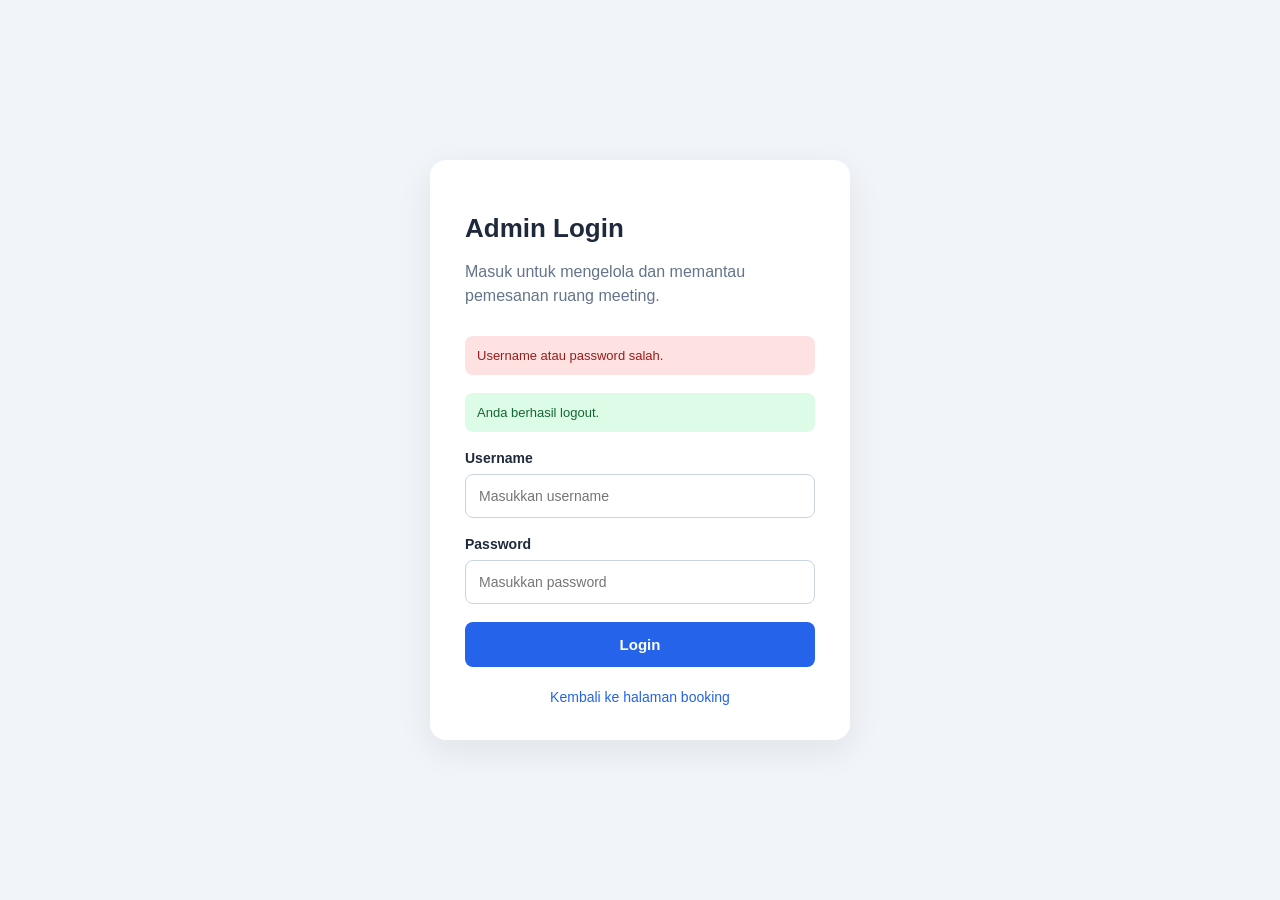
<file: src/main/resources/templates/admin/login.html>
<!doctype html>
<html lang="id" xmlns:th="http://www.thymeleaf.org">
  <head>
    <meta charset="UTF-8" />
    <meta name="viewport" content="width=device-width, initial-scale=1.0" />
    <title>Admin Login - Meeting Room Booking</title>

    <style>
      * {
        box-sizing: border-box;
      }

      body {
        margin: 0;
        min-height: 100vh;
        display: flex;
        align-items: center;
        justify-content: center;
        padding: 20px;
        font-family: Arial, sans-serif;
        background: #f1f5f9;
        color: #1e293b;
      }

      .login-card {
        width: 100%;
        max-width: 420px;
        padding: 35px;
        background: white;
        border-radius: 16px;
        box-shadow: 0 10px 35px rgba(15, 23, 42, 0.08);
      }

      h1 {
        margin-bottom: 8px;
        font-size: 26px;
      }

      .subtitle {
        margin-bottom: 28px;
        color: #64748b;
        line-height: 1.5;
      }

      .form-group {
        margin-bottom: 18px;
      }

      label {
        display: block;
        margin-bottom: 8px;
        font-weight: 600;
        font-size: 14px;
      }

      input {
        width: 100%;
        padding: 13px;
        border: 1px solid #cbd5e1;
        border-radius: 8px;
        font-size: 14px;
      }

      input:focus {
        outline: none;
        border-color: #2563eb;
      }

      button {
        width: 100%;
        padding: 14px;
        border: none;
        border-radius: 8px;
        background: #2563eb;
        color: white;
        font-size: 15px;
        font-weight: bold;
        cursor: pointer;
      }

      button:hover {
        background: #1d4ed8;
      }

      .alert {
        margin-bottom: 18px;
        padding: 12px;
        border-radius: 8px;
        font-size: 13px;
      }

      .error {
        background: #fee2e2;
        color: #991b1b;
      }

      .success {
        background: #dcfce7;
        color: #166534;
      }

      .back-link {
        display: block;
        margin-top: 22px;
        text-align: center;
        color: #2563eb;
        text-decoration: none;
        font-size: 14px;
      }
    </style>
  </head>

  <body>
    <div class="login-card">
      <h1>Admin Login</h1>

      <p class="subtitle">
        Masuk untuk mengelola dan memantau pemesanan ruang meeting.
      </p>

      <div class="alert error" th:if="${param.error}">
        Username atau password salah.
      </div>

      <div class="alert success" th:if="${param.logout}">
        Anda berhasil logout.
      </div>

      <form th:action="@{/admin/login}" method="post">
        <div class="form-group">
          <label for="username">Username</label>
          <input
            type="text"
            id="username"
            name="username"
            placeholder="Masukkan username"
            autocomplete="username"
            required
          />
        </div>

        <div class="form-group">
          <label for="password">Password</label>
          <input
            type="password"
            id="password"
            name="password"
            placeholder="Masukkan password"
            autocomplete="current-password"
            required
          />
        </div>

        <button type="submit">Login</button>
      </form>

      <a class="back-link" th:href="@{/}"> Kembali ke halaman booking </a>
    </div>
  </body>
</html>
</file>
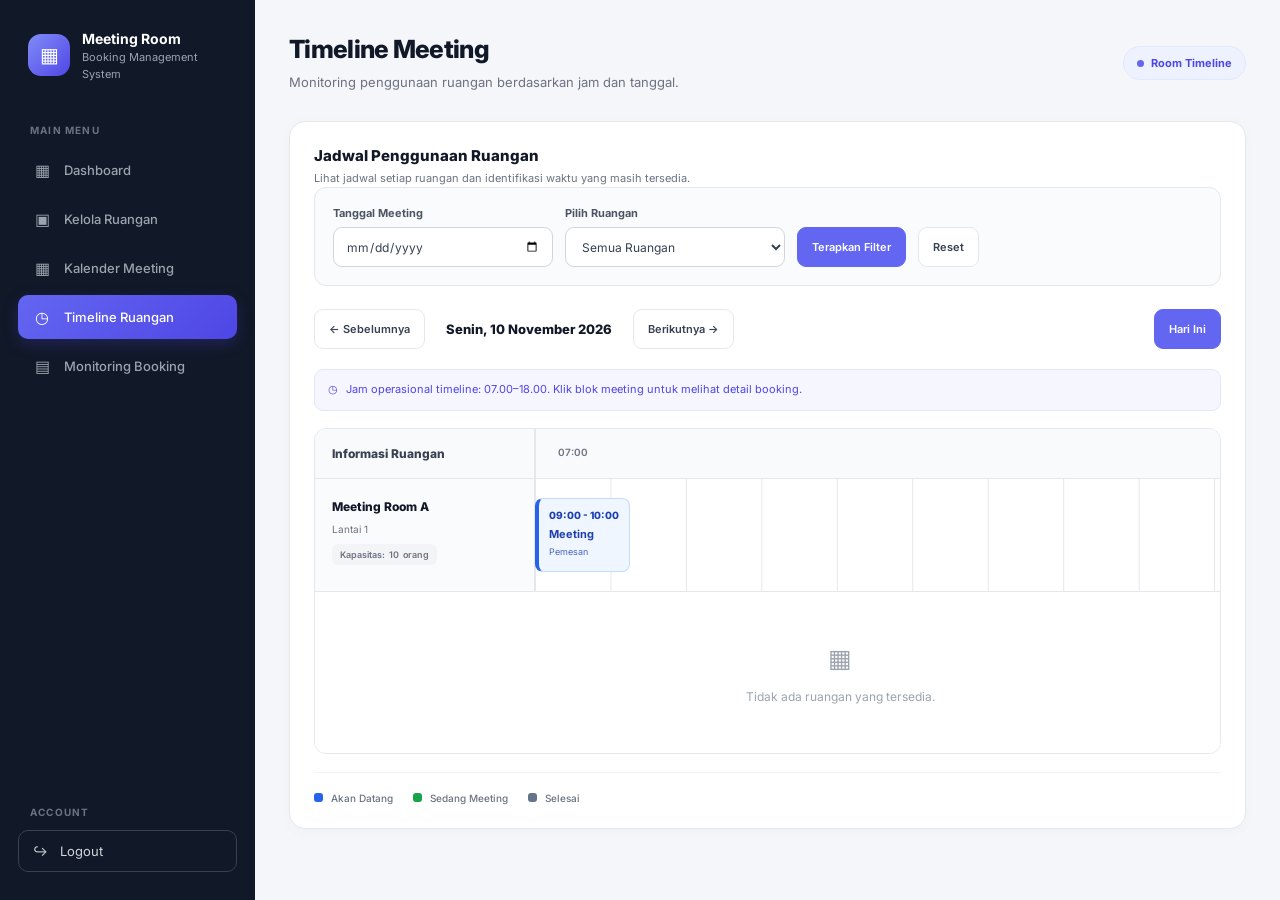
<file: src/main/resources/templates/admin/timeline.html>
<!doctype html>
<html lang="id" xmlns:th="http://www.thymeleaf.org">
  <head>
    <meta charset="UTF-8" />
    <meta name="viewport" content="width=device-width, initial-scale=1.0" />
    <title>Timeline Meeting - Admin</title>

    <link rel="preconnect" href="https://fonts.googleapis.com" />
    <link rel="preconnect" href="https://fonts.gstatic.com" crossorigin />
    <link
      href="https://fonts.googleapis.com/css2?family=Inter:wght@400;500;600;700;800&display=swap"
      rel="stylesheet"
    />

    <style>
      * {
        box-sizing: border-box;
      }

      :root {
        --primary: #6366f1;
        --primary-dark: #4f46e5;
        --sidebar: #111827;
        --background: #f5f6fa;
        --surface: #ffffff;
        --text: #111827;
        --muted: #6b7280;
        --border: #e5e7eb;
        --blue: #2563eb;
        --green: #16a34a;
        --gray: #64748b;
      }

      body {
        margin: 0;
        font-family: "Inter", sans-serif;
        background: var(--background);
        color: var(--text);
      }

      a {
        text-decoration: none;
      }

      /* SIDEBAR */
      .sidebar {
        position: fixed;
        inset: 0 auto 0 0;
        width: 255px;
        padding: 28px 18px;
        background: var(--sidebar);
        color: white;
        z-index: 100;
        display: flex;
        flex-direction: column;
      }

      .brand {
        display: flex;
        align-items: center;
        gap: 12px;
        padding: 0 10px;
        margin-bottom: 42px;
      }

      .brand-icon {
        width: 42px;
        height: 42px;
        display: flex;
        align-items: center;
        justify-content: center;
        border-radius: 13px;
        background: linear-gradient(135deg, #818cf8, #4f46e5);
        font-size: 20px;
        flex-shrink: 0;
      }

      .brand-name {
        font-size: 14px;
        line-height: 1.5;
        font-weight: 700;
      }

      .brand-name span {
        display: block;
        color: #9ca3af;
        font-size: 11px;
        font-weight: 400;
      }

      .menu-label {
        padding: 0 12px;
        margin: 0 0 12px;
        color: #6b7280;
        font-size: 10px;
        font-weight: 700;
        letter-spacing: 1.2px;
        text-transform: uppercase;
      }

      .menu-item {
        display: flex;
        align-items: center;
        gap: 12px;
        padding: 12px 14px;
        margin-bottom: 5px;
        color: #9ca3af;
        border-radius: 10px;
        font-size: 13px;
        font-weight: 500;
        transition: 0.2s;
      }

      .menu-icon {
        width: 20px;
        text-align: center;
        font-size: 16px;
      }

      .menu-item:hover {
        color: white;
        background: #1f2937;
      }

      .menu-item.active {
        color: white;
        background: linear-gradient(135deg, #6366f1, #4f46e5);
        box-shadow: 0 5px 15px rgba(79, 70, 229, 0.25);
      }

      .sidebar-bottom {
        margin-top: auto;
      }

      .logout-button {
        width: 100%;
        padding: 12px 14px;
        display: flex;
        align-items: center;
        gap: 12px;
        border: 1px solid #374151;
        border-radius: 10px;
        background: transparent;
        color: #d1d5db;
        font-family: inherit;
        font-size: 13px;
        cursor: pointer;
        transition: 0.2s;
      }

      .logout-button:hover {
        background: #374151;
        color: white;
      }

      /* MAIN */
      .main {
        margin-left: 255px;
        min-height: 100vh;
        padding: 34px;
      }

      .topbar {
        display: flex;
        justify-content: space-between;
        align-items: center;
        gap: 15px;
        margin-bottom: 28px;
      }

      .page-title {
        margin: 0 0 8px;
        font-size: 25px;
        font-weight: 800;
        letter-spacing: -0.7px;
      }

      .subtitle {
        color: var(--muted);
        font-size: 13px;
        line-height: 1.6;
      }

      .page-badge {
        display: inline-flex;
        align-items: center;
        gap: 7px;
        padding: 9px 13px;
        border: 1px solid #e0e7ff;
        border-radius: 30px;
        background: #eef2ff;
        color: #4f46e5;
        font-size: 11px;
        font-weight: 700;
        white-space: nowrap;
      }

      .page-badge-dot {
        width: 7px;
        height: 7px;
        border-radius: 50%;
        background: #6366f1;
      }

      /* PANEL */
      .panel {
        padding: 24px;
        margin-top: 20px;
        background: white;
        border: 1px solid var(--border);
        border-radius: 16px;
        box-shadow: 0 3px 15px rgba(15, 23, 42, 0.025);
      }

      .panel-heading {
        margin-bottom: 5px;
        font-size: 15px;
        font-weight: 800;
      }

      .panel-description {
        color: var(--muted);
        font-size: 11px;
        line-height: 1.6;
      }

      /* FILTER */
      .filter-form {
        display: flex;
        align-items: end;
        flex-wrap: wrap;
        gap: 12px;
        padding: 18px;
        margin-bottom: 23px;
        background: #fafbfc;
        border: 1px solid var(--border);
        border-radius: 12px;
      }

      .filter-group {
        display: flex;
        flex-direction: column;
        gap: 7px;
        min-width: 220px;
      }

      .filter-group label {
        color: #4b5563;
        font-size: 11px;
        font-weight: 700;
      }

      .filter-select,
      .filter-date {
        height: 40px;
        padding: 0 12px;
        border: 1px solid #d1d5db;
        border-radius: 9px;
        outline: none;
        background: white;
        color: #374151;
        font-family: inherit;
        font-size: 12px;
      }

      .filter-select:focus,
      .filter-date:focus {
        border-color: var(--primary);
        box-shadow: 0 0 0 3px rgba(99, 102, 241, 0.1);
      }

      .button {
        min-height: 40px;
        display: inline-flex;
        align-items: center;
        justify-content: center;
        padding: 0 14px;
        border: 1px solid var(--border);
        border-radius: 9px;
        background: white;
        color: #374151;
        font-family: inherit;
        font-size: 11px;
        font-weight: 600;
        cursor: pointer;
        transition: 0.2s;
        white-space: nowrap;
      }

      .button:hover {
        background: #f3f4f6;
        border-color: #c7d2fe;
      }

      .button.primary {
        border-color: var(--primary);
        background: var(--primary);
        color: white;
      }

      .button.primary:hover {
        border-color: var(--primary-dark);
        background: var(--primary-dark);
      }

      /* DATE NAVIGATION */
      .toolbar {
        display: flex;
        align-items: center;
        justify-content: space-between;
        flex-wrap: wrap;
        gap: 15px;
        margin-bottom: 20px;
      }

      .date-navigation {
        display: flex;
        align-items: center;
        flex-wrap: wrap;
        gap: 9px;
      }

      .date-navigation h2 {
        min-width: 190px;
        margin: 0;
        text-align: center;
        font-size: 13px;
        font-weight: 800;
      }

      .timeline-description {
        display: flex;
        align-items: center;
        gap: 8px;
        padding: 11px 13px;
        margin-bottom: 17px;
        border: 1px solid #e0e7ff;
        border-radius: 9px;
        background: #f5f6ff;
        color: #4f46e5;
        font-size: 11px;
        line-height: 1.6;
      }

      /* TIMELINE */
      .timeline-wrapper {
        width: 100%;
        overflow-x: auto;
        border: 1px solid var(--border);
        border-radius: 12px;
      }

      .timeline {
        min-width: 1050px;
        background: white;
      }

      .timeline-header {
        display: grid;
        grid-template-columns: 220px 1fr;
        background: #f8fafc;
        border-bottom: 1px solid var(--border);
      }

      .room-header {
        display: flex;
        align-items: center;
        padding: 17px;
        border-right: 1px solid var(--border);
        color: #374151;
        font-size: 12px;
        font-weight: 800;
      }

      .hours {
        display: grid;
        grid-template-columns: repeat(11, 1fr);
      }

      .hour {
        position: relative;
        padding: 17px 0;
        border-left: 1px solid var(--border);
        color: #6b7280;
        text-align: center;
        font-size: 10px;
        font-weight: 600;
      }

      .timeline-row {
        display: grid;
        grid-template-columns: 220px 1fr;
        min-height: 112px;
        border-bottom: 1px solid var(--border);
      }

      .timeline-row:last-child {
        border-bottom: none;
      }

      .room-info {
        padding: 19px 17px;
        border-right: 1px solid var(--border);
        background: #fafbfc;
      }

      .room-name {
        margin-bottom: 7px;
        color: #111827;
        font-size: 12px;
        font-weight: 800;
        line-height: 1.5;
      }

      .room-location {
        color: #6b7280;
        font-size: 10px;
      }

      .room-capacity {
        display: inline-flex;
        align-items: center;
        gap: 4px;
        padding: 5px 8px;
        margin-top: 9px;
        border-radius: 6px;
        background: #f3f4f6;
        color: #6b7280;
        font-size: 9px;
        font-weight: 600;
      }

      .time-track {
        position: relative;
        min-height: 112px;
        background-color: white;
        background-image: linear-gradient(
          to right,
          #e5e7eb 1px,
          transparent 1px
        );
        background-size: calc(100% / 11) 100%;
      }

      /* BOOKING BLOCK */
      .booking-block {
        position: absolute;
        top: 19px;
        height: 74px;
        min-width: 4px;
        padding: 10px;
        overflow: hidden;
        border: 1px solid #bfdbfe;
        border-left: 4px solid var(--blue);
        border-radius: 8px;
        background: #eff6ff;
        color: #1e40af;
        text-decoration: none;
        z-index: 2;
        transition: 0.2s;
      }

      .booking-block:hover {
        z-index: 5;
        transform: translateY(-2px);
        box-shadow: 0 6px 15px rgba(15, 23, 42, 0.15);
      }

      .booking-block:focus-visible {
        outline: 3px solid #a5b4fc;
        outline-offset: 2px;
      }

      .booking-block.ongoing {
        border-color: #bbf7d0;
        border-left-color: var(--green);
        background: #f0fdf4;
        color: #166534;
      }

      .booking-block.finished {
        border-color: #e2e8f0;
        border-left-color: var(--gray);
        background: #f1f5f9;
        color: #475569;
      }

      .booking-time {
        margin-bottom: 6px;
        font-size: 10px;
        font-weight: 800;
        white-space: nowrap;
      }

      .booking-title {
        overflow: hidden;
        color: inherit;
        font-size: 11px;
        font-weight: 700;
        text-overflow: ellipsis;
        white-space: nowrap;
      }

      .booking-person {
        margin-top: 5px;
        overflow: hidden;
        color: inherit;
        font-size: 9px;
        opacity: 0.8;
        text-overflow: ellipsis;
        white-space: nowrap;
      }

      /* EMPTY STATE */
      .empty-state {
        padding: 45px 20px;
        color: #9ca3af;
        text-align: center;
        font-size: 12px;
        line-height: 1.7;
      }

      .empty-icon {
        display: block;
        margin-bottom: 8px;
        font-size: 25px;
      }

      /* LEGEND */
      .legend {
        display: flex;
        flex-wrap: wrap;
        gap: 20px;
        padding-top: 19px;
        margin-top: 18px;
        border-top: 1px solid #f1f5f9;
      }

      .legend-item {
        display: flex;
        align-items: center;
        gap: 8px;
        color: #6b7280;
        font-size: 10px;
        font-weight: 500;
      }

      .legend-dot {
        width: 9px;
        height: 9px;
        border-radius: 3px;
      }

      /* RESPONSIVE */
      @media (max-width: 900px) {
        .sidebar {
          width: 220px;
        }

        .main {
          margin-left: 220px;
          padding: 25px 20px;
        }

        .filter-group {
          min-width: 180px;
        }
      }

      @media (max-width: 700px) {
        .sidebar {
          position: relative;
          width: 100%;
          padding: 17px;
        }

        .brand {
          margin-bottom: 20px;
        }

        .sidebar-bottom {
          margin-top: 15px;
        }

        .menu-label {
          margin-top: 15px;
        }

        .main {
          margin-left: 0;
          padding: 22px 15px;
        }

        .page-title {
          font-size: 21px;
        }

        .page-badge {
          display: none;
        }

        .panel {
          padding: 16px;
        }

        .filter-form {
          align-items: stretch;
        }

        .filter-group {
          width: 100%;
          min-width: 0;
        }

        .filter-form .button {
          flex: 1;
        }

        .toolbar {
          align-items: flex-start;
          flex-direction: column;
        }

        .date-navigation {
          width: 100%;
          justify-content: space-between;
        }

        .date-navigation h2 {
          min-width: 0;
          flex: 1;
          font-size: 10px;
        }

        .legend {
          gap: 13px;
        }
      }
    </style>
  </head>

  <body>
    <!-- SIDEBAR -->
    <aside class="sidebar">
      <div class="brand">
        <div class="brand-icon">▦</div>
        <div class="brand-name">
          Meeting Room
          <span>Booking Management System</span>
        </div>
      </div>

      <div class="menu-label">Main Menu</div>

      <a th:href="@{/admin/dashboard}" class="menu-item">
        <span class="menu-icon">▦</span>
        Dashboard
      </a>

      <a th:href="@{/admin/rooms}" class="menu-item">
        <span class="menu-icon">▣</span>
        Kelola Ruangan
      </a>

      <a th:href="@{/admin/calendar}" class="menu-item">
        <span class="menu-icon">▦</span>
        Kalender Meeting
      </a>

      <a th:href="@{/admin/timeline}" class="menu-item active">
        <span class="menu-icon">◷</span>
        Timeline Ruangan
      </a>

      <a th:href="@{/admin/bookings}" class="menu-item">
        <span class="menu-icon">▤</span>
        Monitoring Booking
      </a>

      <div class="sidebar-bottom">
        <div class="menu-label">Account</div>

        <form th:action="@{/admin/logout}" method="post">
          <button type="submit" class="logout-button">
            <span>↪</span>
            Logout
          </button>
        </form>
      </div>
    </aside>

    <!-- MAIN -->
    <main class="main">
      <header class="topbar">
        <div>
          <h1 class="page-title">Timeline Meeting</h1>
          <div class="subtitle">
            Monitoring penggunaan ruangan berdasarkan jam dan tanggal.
          </div>
        </div>

        <div class="page-badge">
          <span class="page-badge-dot"></span>
          Room Timeline
        </div>
      </header>

      <section class="panel">
        <div class="panel-heading">Jadwal Penggunaan Ruangan</div>
        <div class="panel-description">
          Lihat jadwal setiap ruangan dan identifikasi waktu yang masih
          tersedia.
        </div>

        <!-- FILTER -->
        <form th:action="@{/admin/timeline}" method="get" class="filter-form">
          <div class="filter-group">
            <label for="date">Tanggal Meeting</label>
            <input
              type="date"
              id="date"
              name="date"
              class="filter-date"
              th:value="${selectedDate}"
            />
          </div>

          <div class="filter-group">
            <label for="roomId">Pilih Ruangan</label>

            <select id="roomId" name="roomId" class="filter-select">
              <option value="" th:selected="${selectedRoomId == null}">
                Semua Ruangan
              </option>

              <option
                th:each="room : ${rooms}"
                th:value="${room.roomId}"
                th:text="${room.roomName}"
                th:selected="${selectedRoomId != null
                and selectedRoomId.equals(room.roomId)}"
              >
                Meeting Room A
              </option>
            </select>
          </div>

          <button type="submit" class="button primary">Terapkan Filter</button>

          <a th:href="@{/admin/timeline}" class="button"> Reset </a>
        </form>

        <!-- DATE NAVIGATION -->
        <div class="toolbar">
          <div class="date-navigation">
            <a
              class="button"
              th:href="@{/admin/timeline(date=${previousDate},roomId=${selectedRoomId})}"
            >
              ← Sebelumnya
            </a>

            <h2
              th:text="${#temporals.format(selectedDate,'EEEE, dd MMM yyyy')}"
            >
              Senin, 10 November 2026
            </h2>

            <a
              class="button"
              th:href="@{/admin/timeline(date=${nextDate},roomId=${selectedRoomId})}"
            >
              Berikutnya →
            </a>
          </div>

          <a
            class="button primary"
            th:href="@{/admin/timeline(roomId=${selectedRoomId})}"
          >
            Hari Ini
          </a>
        </div>

        <div class="timeline-description">
          <span>◷</span>
          Jam operasional timeline: 07.00–18.00. Klik blok meeting untuk melihat
          detail booking.
        </div>

        <!-- TIMELINE -->
        <div class="timeline-wrapper">
          <div class="timeline">
            <!-- HEADER JAM -->
            <div class="timeline-header">
              <div class="room-header">Informasi Ruangan</div>

              <div class="hours">
                <div
                  class="hour"
                  th:each="hour : ${#numbers.sequence(7,17)}"
                  th:text="${hour + ':00'}"
                >
                  07:00
                </div>
              </div>
            </div>

            <!-- BARIS RUANGAN -->
            <div class="timeline-row" th:each="timelineRoom : ${timelineRooms}">
              <div class="room-info">
                <div class="room-name" th:text="${timelineRoom.room.roomName}">
                  Meeting Room A
                </div>

                <div
                  class="room-location"
                  th:text="${timelineRoom.room.location}"
                >
                  Lantai 1
                </div>

                <div class="room-capacity">
                  Kapasitas:
                  <span th:text="${timelineRoom.room.capacity}">10</span>
                  orang
                </div>
              </div>

              <!-- TRACK -->
              <div class="time-track">
                <a
                  th:each="item : ${timelineRoom.bookings}"
                  th:href="@{/admin/bookings/{id}(id=${item.booking.bookingId})}"
                  class="booking-block"
                  th:classappend="${item.booking.endTime.isBefore(T(java.time.LocalDateTime).now()) or item.booking.endTime.isEqual(T(java.time.LocalDateTime).now()) ? ' finished' : (item.booking.startTime.isBefore(T(java.time.LocalDateTime).now()) or item.booking.startTime.isEqual(T(java.time.LocalDateTime).now()) ? ' ongoing' : '')}"
                  th:style="${'left:' + item.left + '%;width:' + item.width + '%;'}"
                  th:title="${item.booking.agenda + ' | ' + #temporals.format(item.booking.startTime,'HH:mm') + ' - ' + #temporals.format(item.booking.endTime,'HH:mm')}"
                >
                  <div
                    class="booking-time"
                    th:text="${#temporals.format(item.booking.startTime,'HH:mm') + ' - ' + #temporals.format(item.booking.endTime,'HH:mm')}"
                  >
                    09:00 - 10:00
                  </div>

                  <div class="booking-title" th:text="${item.booking.agenda}">
                    Meeting
                  </div>

                  <div
                    class="booking-person"
                    th:text="${item.booking.bookerName}"
                  >
                    Pemesan
                  </div>
                </a>
              </div>
            </div>

            <!-- EMPTY STATE -->
            <div class="empty-state" th:if="${#lists.isEmpty(timelineRooms)}">
              <span class="empty-icon">▦</span>
              Tidak ada ruangan yang tersedia.
            </div>
          </div>
        </div>

        <!-- LEGEND -->
        <div class="legend">
          <div class="legend-item">
            <span class="legend-dot" style="background: #2563eb"></span>
            Akan Datang
          </div>

          <div class="legend-item">
            <span class="legend-dot" style="background: #16a34a"></span>
            Sedang Meeting
          </div>

          <div class="legend-item">
            <span class="legend-dot" style="background: #64748b"></span>
            Selesai
          </div>
        </div>
      </section>
    </main>
  </body>
</html>
</file>
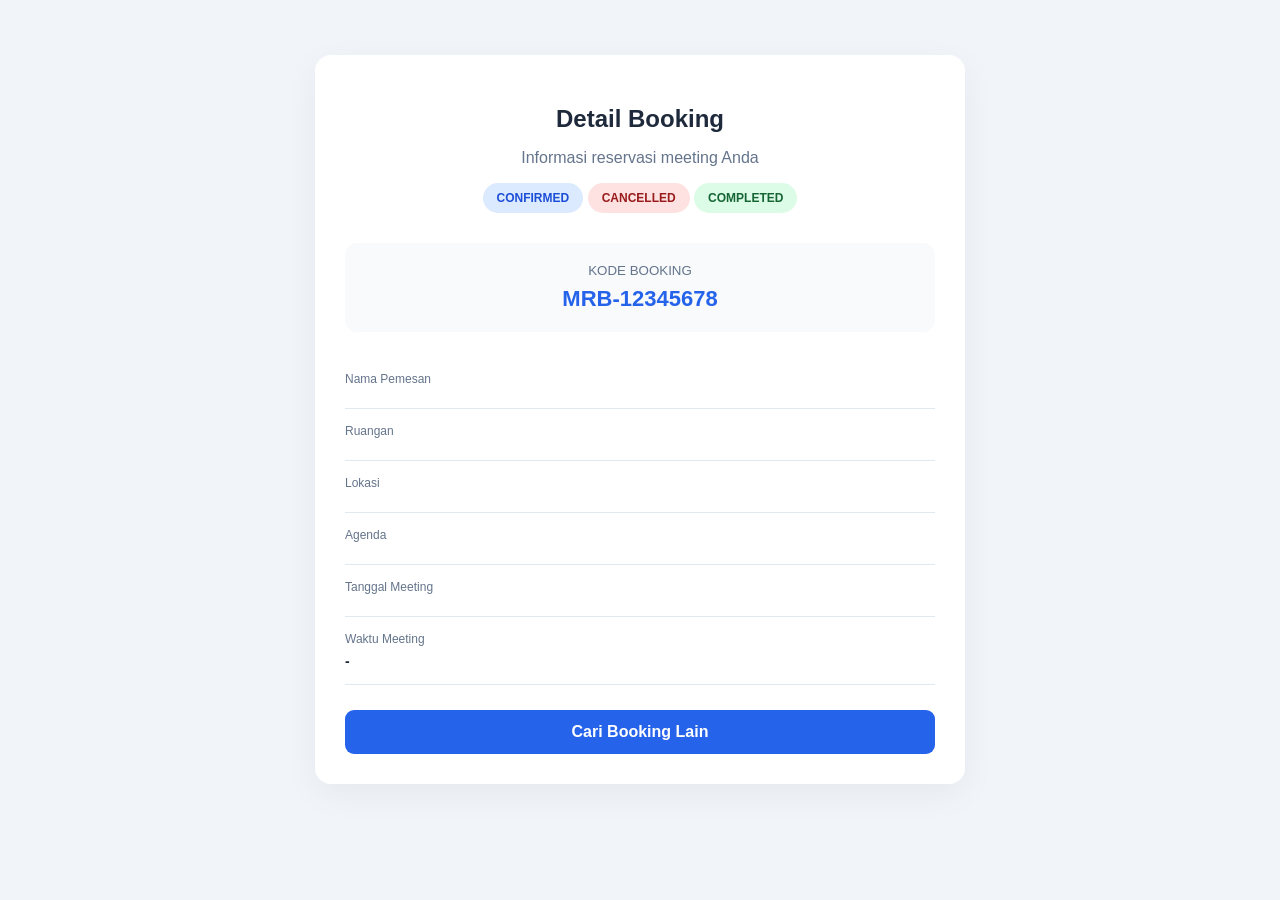
<file: src/main/resources/templates/public/booking-lookup-result.html>
<!doctype html>
<html lang="id" xmlns:th="http://www.thymeleaf.org">
  <head>
    <meta charset="UTF-8" />
    <meta name="viewport" content="width=device-width, initial-scale=1.0" />

    <title>Hasil Booking - Meeting Room</title>

    <style>
      * {
        box-sizing: border-box;
      }

      body {
        margin: 0;
        padding: 25px 15px;
        font-family: Arial, sans-serif;
        background: #f1f5f9;
        color: #1e293b;
      }

      .container {
        max-width: 650px;
        margin: 30px auto;
      }

      .card {
        background: white;
        padding: 30px;
        border-radius: 16px;
        box-shadow: 0 10px 35px rgba(15, 23, 42, 0.05);
      }

      .header {
        text-align: center;
        margin-bottom: 30px;
      }

      .header h1 {
        margin-bottom: 10px;
      }

      .header p {
        color: #64748b;
      }

      .status {
        display: inline-block;
        padding: 8px 14px;
        border-radius: 30px;
        font-size: 12px;
        font-weight: bold;
      }

      .confirmed {
        background: #dbeafe;
        color: #1d4ed8;
      }

      .cancelled {
        background: #fee2e2;
        color: #991b1b;
      }

      .completed {
        background: #dcfce7;
        color: #166534;
      }

      .code {
        text-align: center;
        background: #f8fafc;
        padding: 20px;
        border-radius: 12px;
        margin-bottom: 25px;
      }

      .code small {
        color: #64748b;
        display: block;
        margin-bottom: 8px;
      }

      .code strong {
        font-size: 22px;
        color: #2563eb;
      }

      .item {
        padding: 15px 0;
        border-bottom: 1px solid #e2e8f0;
      }

      .label {
        font-size: 12px;
        color: #64748b;
        margin-bottom: 7px;
      }

      .value {
        font-weight: 600;
        font-size: 14px;
        word-break: break-word;
      }

      .button {
        display: block;
        text-align: center;
        margin-top: 25px;
        padding: 13px;
        background: #2563eb;
        color: white;
        border-radius: 9px;
        text-decoration: none;
        font-weight: bold;
      }
    </style>
  </head>

  <body>
    <div class="container">
      <section class="card">
        <div class="header">
          <h1>Detail Booking</h1>
          <p>Informasi reservasi meeting Anda</p>

          <span
            th:if="${booking.status == 'CONFIRMED'}"
            class="status confirmed"
          >
            CONFIRMED
          </span>

          <span
            th:if="${booking.status == 'CANCELLED'}"
            class="status cancelled"
          >
            CANCELLED
          </span>

          <span
            th:if="${booking.status == 'COMPLETED'}"
            class="status completed"
          >
            COMPLETED
          </span>
        </div>

        <div class="code">
          <small>KODE BOOKING</small>
          <strong th:text="${booking.bookingCode}">MRB-12345678</strong>
        </div>

        <div class="item">
          <div class="label">Nama Pemesan</div>
          <div class="value" th:text="${booking.bookerName}"></div>
        </div>

        <div class="item">
          <div class="label">Ruangan</div>
          <div class="value" th:text="${booking.meetingRoom.roomName}"></div>
        </div>

        <div class="item">
          <div class="label">Lokasi</div>
          <div class="value" th:text="${booking.meetingRoom.location}"></div>
        </div>

        <div class="item">
          <div class="label">Agenda</div>
          <div class="value" th:text="${booking.agenda}"></div>
        </div>

        <div class="item">
          <div class="label">Tanggal Meeting</div>
          <div
            class="value"
            th:text="${#temporals.format(booking.startTime, 'dd MMMM yyyy')}"
          ></div>
        </div>

        <div class="item">
          <div class="label">Waktu Meeting</div>
          <div class="value">
            <span
              th:text="${#temporals.format(booking.startTime, 'HH:mm')}"
            ></span>
            -
            <span
              th:text="${#temporals.format(booking.endTime, 'HH:mm')}"
            ></span>
          </div>
        </div>

        <a th:href="@{/booking/lookup}" class="button"> Cari Booking Lain </a>
      </section>
    </div>
  </body>
</html>
</file>
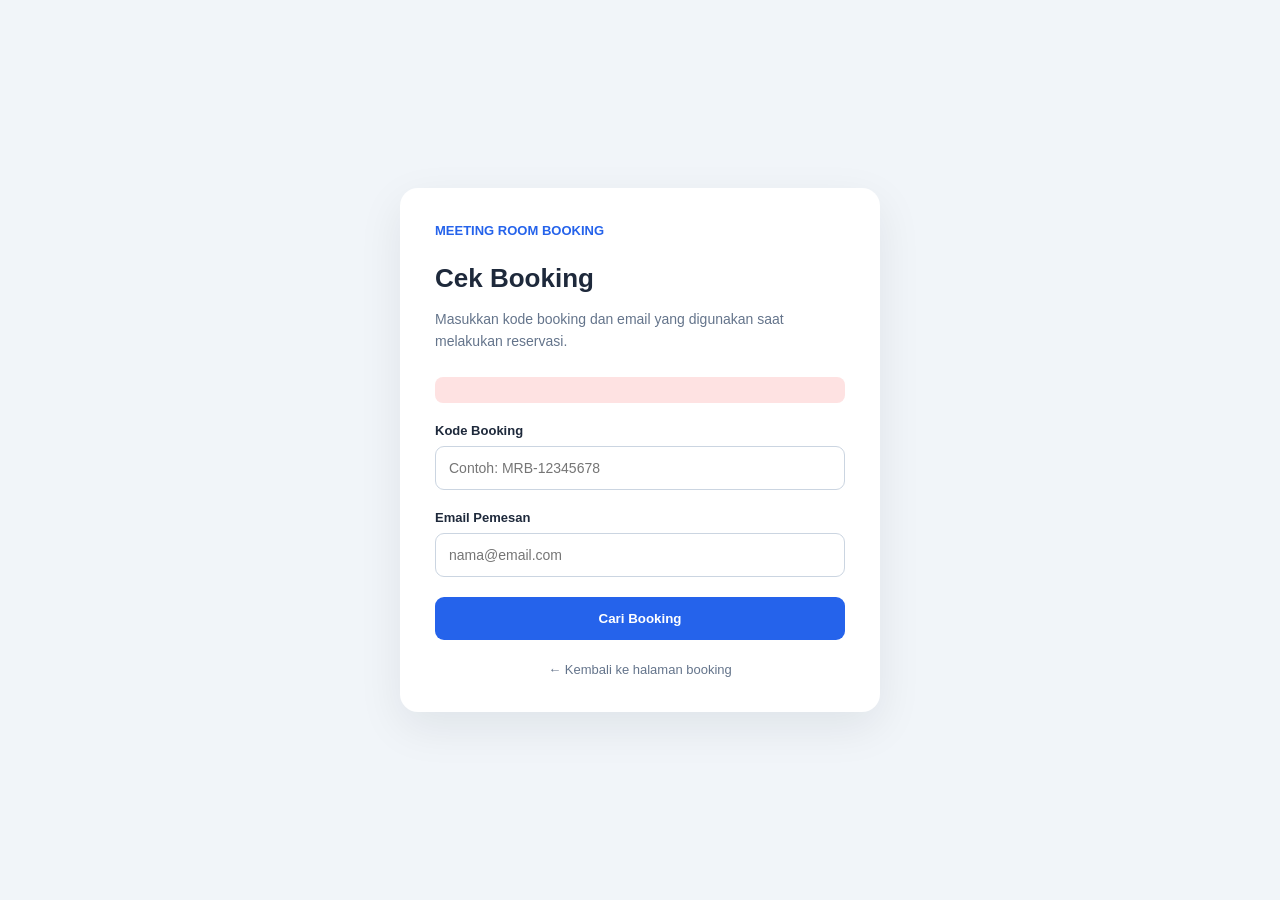
<file: src/main/resources/templates/public/booking-lookup.html>
<!doctype html>
<html lang="id" xmlns:th="http://www.thymeleaf.org">
  <head>
    <meta charset="UTF-8" />
    <meta name="viewport" content="width=device-width, initial-scale=1.0" />

    <title>Cek Booking - Meeting Room</title>

    <style>
      * {
        box-sizing: border-box;
      }

      body {
        margin: 0;
        font-family: Arial, sans-serif;
        background: #f1f5f9;
        color: #1e293b;
        min-height: 100vh;
        display: flex;
        align-items: center;
        justify-content: center;
        padding: 20px;
      }

      .card {
        background: white;
        width: 100%;
        max-width: 480px;
        padding: 35px;
        border-radius: 18px;
        box-shadow: 0 15px 45px rgba(15, 23, 42, 0.08);
      }

      .logo {
        font-size: 13px;
        font-weight: bold;
        color: #2563eb;
        margin-bottom: 25px;
      }

      h1 {
        margin: 0 0 10px;
        font-size: 26px;
      }

      .subtitle {
        color: #64748b;
        font-size: 14px;
        line-height: 1.6;
        margin-bottom: 25px;
      }

      label {
        display: block;
        font-size: 13px;
        font-weight: bold;
        margin-bottom: 8px;
      }

      input {
        width: 100%;
        padding: 13px;
        border: 1px solid #cbd5e1;
        border-radius: 9px;
        margin-bottom: 20px;
        font-size: 14px;
      }

      input:focus {
        outline: none;
        border-color: #2563eb;
      }

      button {
        width: 100%;
        background: #2563eb;
        color: white;
        border: none;
        padding: 14px;
        border-radius: 9px;
        font-weight: bold;
        cursor: pointer;
      }

      button:hover {
        background: #1d4ed8;
      }

      .error {
        background: #fee2e2;
        color: #991b1b;
        padding: 13px;
        border-radius: 8px;
        margin-bottom: 20px;
        font-size: 13px;
      }

      .back {
        display: block;
        text-align: center;
        margin-top: 22px;
        color: #64748b;
        text-decoration: none;
        font-size: 13px;
      }
    </style>
  </head>

  <body>
    <div class="card">
      <div class="logo">MEETING ROOM BOOKING</div>

      <h1>Cek Booking</h1>

      <p class="subtitle">
        Masukkan kode booking dan email yang digunakan saat melakukan reservasi.
      </p>

      <div
        th:if="${errorMessage}"
        class="error"
        th:text="${errorMessage}"
      ></div>

      <form th:action="@{/booking/lookup}" method="post">
        <label>Kode Booking</label>
        <input
          type="text"
          name="bookingCode"
          placeholder="Contoh: MRB-12345678"
          required
        />

        <label>Email Pemesan</label>
        <input
          type="email"
          name="email"
          placeholder="nama@email.com"
          required
        />

        <button type="submit">Cari Booking</button>
      </form>

      <a th:href="@{/}" class="back"> ← Kembali ke halaman booking </a>
    </div>
  </body>
</html>
</file>
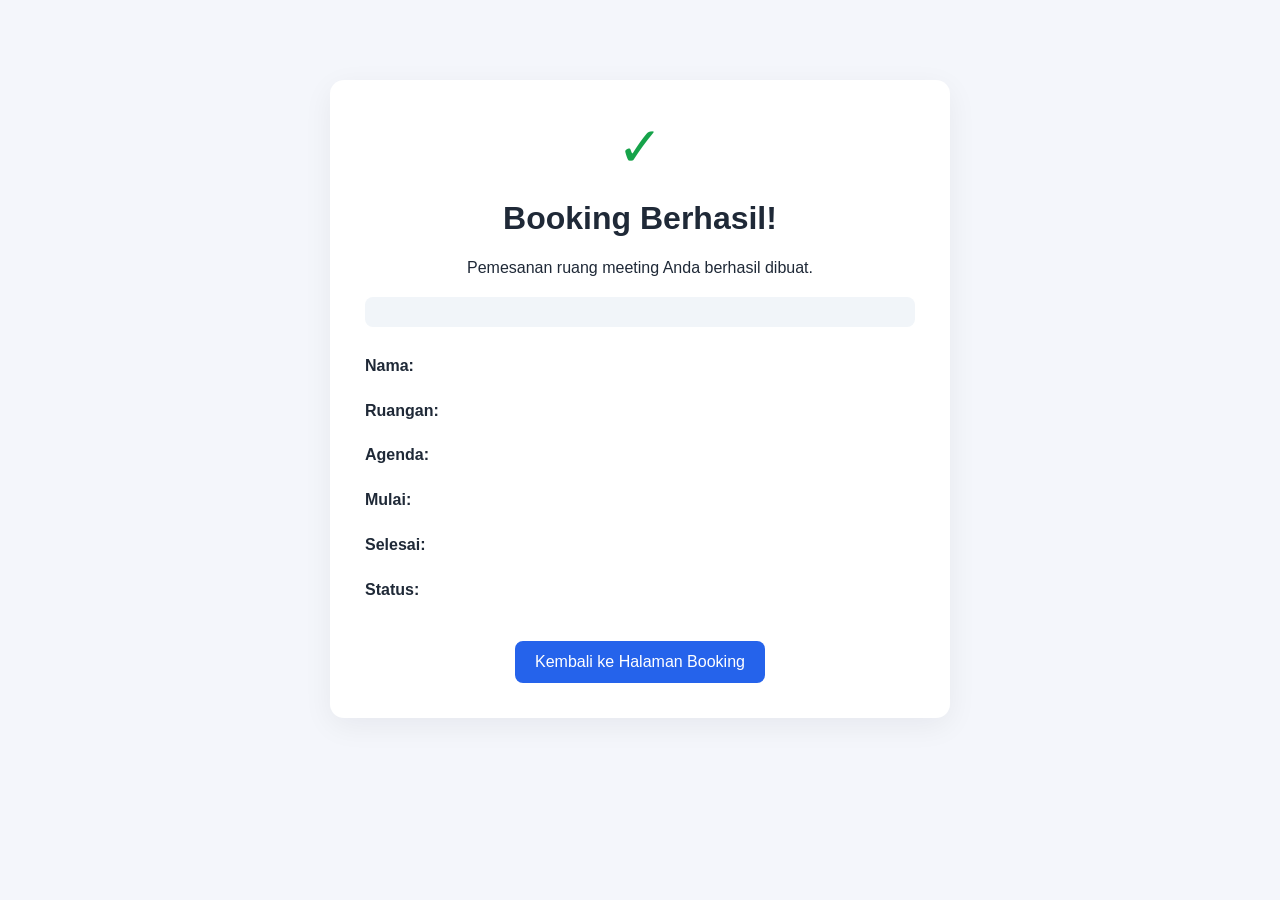
<file: src/main/resources/templates/public/booking-success.html>
<!doctype html>
<html lang="id" xmlns:th="http://www.thymeleaf.org">
  <head>
    <meta charset="UTF-8" />
    <meta name="viewport" content="width=device-width, initial-scale=1.0" />

    <title>Booking Berhasil</title>

    <style>
      body {
        margin: 0;
        padding: 30px 16px;
        font-family: Arial, sans-serif;
        background: #f4f6fb;
        color: #1f2937;
      }

      .card {
        max-width: 550px;
        margin: 50px auto;
        padding: 35px;
        background: white;
        border-radius: 14px;
        text-align: center;
        box-shadow: 0 8px 30px rgba(15, 23, 42, 0.06);
      }

      .success-icon {
        font-size: 55px;
        color: #16a34a;
      }

      .code {
        margin: 20px 0;
        padding: 15px;
        background: #f1f5f9;
        border-radius: 8px;
        font-size: 22px;
        font-weight: bold;
        color: #1d4ed8;
      }

      .detail {
        text-align: left;
        margin-top: 25px;
        line-height: 1.8;
      }

      a {
        display: inline-block;
        margin-top: 20px;
        padding: 12px 20px;
        background: #2563eb;
        color: white;
        border-radius: 8px;
        text-decoration: none;
      }
    </style>
  </head>

  <body>
    <div class="card">
      <div class="success-icon">✓</div>

      <h1>Booking Berhasil!</h1>

      <p>Pemesanan ruang meeting Anda berhasil dibuat.</p>

      <div class="code" th:text="${booking.bookingCode}"></div>

      <div class="detail">
        <p>
          <strong>Nama:</strong>
          <span th:text="${booking.bookerName}"></span>
        </p>

        <p>
          <strong>Ruangan:</strong>
          <span th:text="${booking.meetingRoom.roomName}"></span>
        </p>

        <p>
          <strong>Agenda:</strong>
          <span th:text="${booking.agenda}"></span>
        </p>

        <p>
          <strong>Mulai:</strong>
          <span
            th:text="${#temporals.format(booking.startTime, 'dd-MM-yyyy HH:mm')}"
          ></span>
        </p>

        <p>
          <strong>Selesai:</strong>
          <span
            th:text="${#temporals.format(booking.endTime, 'dd-MM-yyyy HH:mm')}"
          ></span>
        </p>

        <p>
          <strong>Status:</strong>
          <span th:text="${booking.status}"></span>
        </p>
      </div>

      <a th:href="@{/}"> Kembali ke Halaman Booking </a>
    </div>
  </body>
</html>
</file>
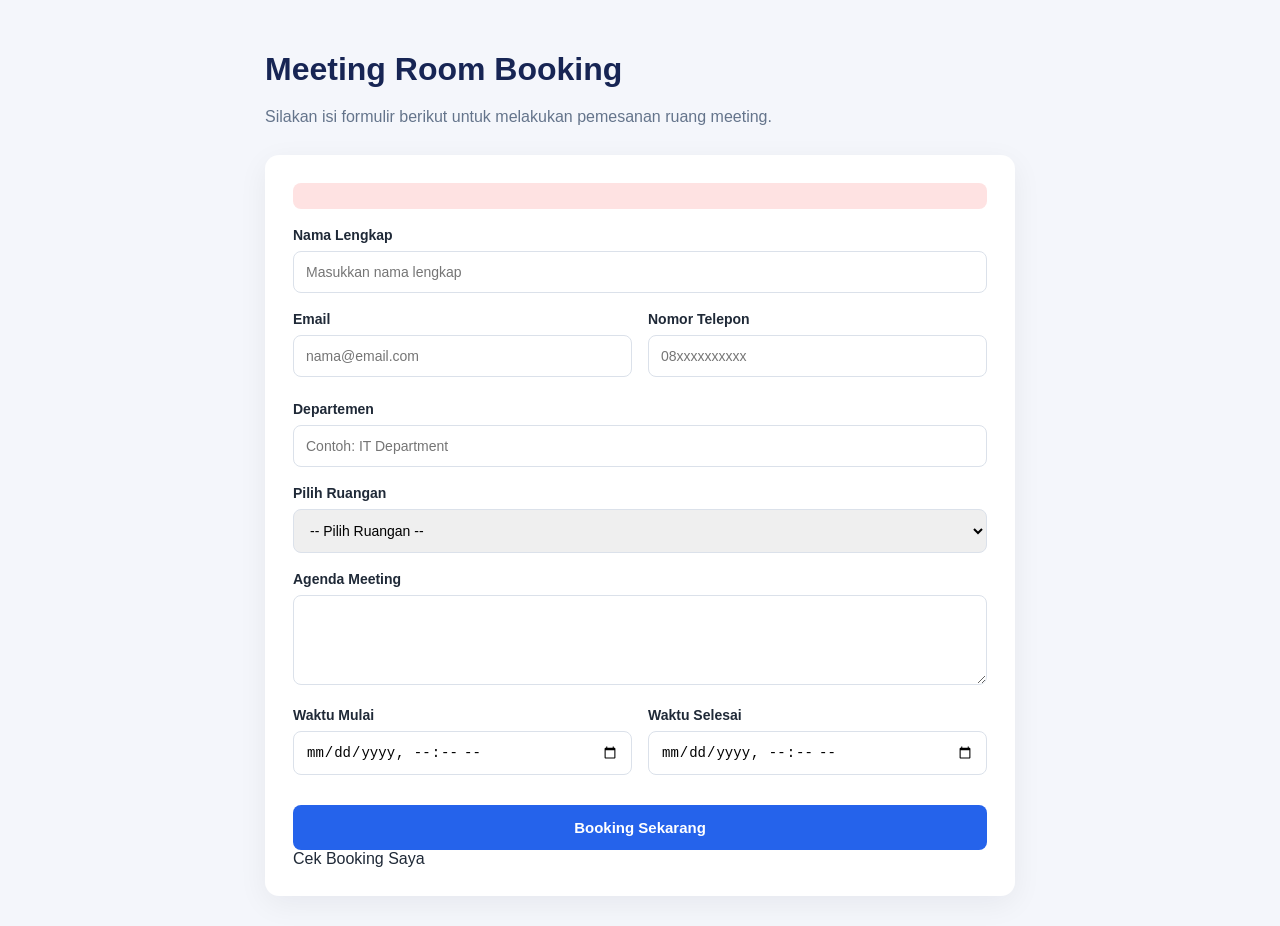
<file: src/main/resources/templates/public/booking.html>
<!doctype html>
<html lang="id" xmlns:th="http://www.thymeleaf.org">
  <head>
    <meta charset="UTF-8" />
    <meta name="viewport" content="width=device-width, initial-scale=1.0" />

    <title>Meeting Room Booking</title>

    <style>
      * {
        box-sizing: border-box;
      }

      body {
        margin: 0;
        padding: 30px 16px;
        font-family: Arial, sans-serif;
        background: #f4f6fb;
        color: #1f2937;
      }

      .container {
        max-width: 750px;
        margin: auto;
      }

      .header {
        margin-bottom: 25px;
      }

      .header h1 {
        margin-bottom: 8px;
        color: #172554;
      }

      .header p {
        color: #64748b;
        line-height: 1.6;
      }

      .card {
        background: white;
        padding: 28px;
        border-radius: 14px;
        box-shadow: 0 8px 30px rgba(15, 23, 42, 0.06);
      }

      .form-group {
        margin-bottom: 18px;
      }

      label {
        display: block;
        margin-bottom: 8px;
        font-weight: 600;
        font-size: 14px;
      }

      input,
      select,
      textarea {
        width: 100%;
        padding: 12px;
        border: 1px solid #dbe1ea;
        border-radius: 8px;
        font-size: 14px;
      }

      textarea {
        resize: vertical;
        min-height: 90px;
      }

      input:focus,
      select:focus,
      textarea:focus {
        outline: none;
        border-color: #2563eb;
      }

      .row {
        display: grid;
        grid-template-columns: 1fr 1fr;
        gap: 16px;
      }

      button {
        width: 100%;
        padding: 14px;
        border: none;
        border-radius: 8px;
        background: #2563eb;
        color: white;
        font-size: 15px;
        font-weight: bold;
        cursor: pointer;
      }

      button:hover {
        background: #1d4ed8;
      }

      .error {
        color: #dc2626;
        font-size: 13px;
        margin-top: 6px;
      }

      .alert {
        background: #fee2e2;
        color: #991b1b;
        padding: 13px;
        border-radius: 8px;
        margin-bottom: 18px;
      }

      @media (max-width: 600px) {
        .row {
          grid-template-columns: 1fr;
          gap: 0;
        }

        .card {
          padding: 20px;
        }
      }
    </style>
  </head>

  <body>
    <div class="container">
      <div class="header">
        <h1>Meeting Room Booking</h1>
        <p>
          Silakan isi formulir berikut untuk melakukan pemesanan ruang meeting.
        </p>
      </div>

      <div class="card">
        <div
          class="alert"
          th:if="${bookingError}"
          th:text="${bookingError}"
        ></div>

        <form
          th:action="@{/booking}"
          th:object="${bookingRequest}"
          method="post"
        >
          <div class="form-group">
            <label>Nama Lengkap</label>

            <input
              type="text"
              th:field="*{bookerName}"
              placeholder="Masukkan nama lengkap"
            />

            <div class="error" th:errors="*{bookerName}"></div>
          </div>

          <div class="row">
            <div class="form-group">
              <label>Email</label>

              <input
                type="email"
                th:field="*{email}"
                placeholder="nama@email.com"
              />

              <div class="error" th:errors="*{email}"></div>
            </div>

            <div class="form-group">
              <label>Nomor Telepon</label>

              <input
                type="text"
                th:field="*{phone}"
                placeholder="08xxxxxxxxxx"
              />

              <div class="error" th:errors="*{phone}"></div>
            </div>
          </div>

          <div class="form-group">
            <label>Departemen</label>

            <input
              type="text"
              th:field="*{department}"
              placeholder="Contoh: IT Department"
            />

            <div class="error" th:errors="*{department}"></div>
          </div>

          <div class="form-group">
            <label>Pilih Ruangan</label>

            <select th:field="*{roomId}">
              <option value="">-- Pilih Ruangan --</option>

              <option
                th:each="room : ${rooms}"
                th:value="${room.roomId}"
                th:text="${room.roomName + ' - Kapasitas ' + room.capacity}"
              ></option>
            </select>

            <div class="error" th:errors="*{roomId}"></div>
          </div>

          <div class="form-group">
            <label>Agenda Meeting</label>

            <textarea
              th:field="*{agenda}"
              placeholder="Jelaskan keperluan meeting"
            >
            </textarea>

            <div class="error" th:errors="*{agenda}"></div>
          </div>

          <div class="row">
            <div class="form-group">
              <label>Waktu Mulai</label>

              <input type="datetime-local" th:field="*{startTime}" />

              <div class="error" th:errors="*{startTime}"></div>
            </div>

            <div class="form-group">
              <label>Waktu Selesai</label>

              <input type="datetime-local" th:field="*{endTime}" />

              <div class="error" th:errors="*{endTime}"></div>
            </div>
          </div>

          <div class="error" th:errors="*{endTimeAfterStartTime}"></div>

          <button type="submit">Booking Sekarang</button>
        </form>
        <a th:href="@{/booking/lookup}"> Cek Booking Saya </a>
      </div>
    </div>
  </body>
</html>
</file>
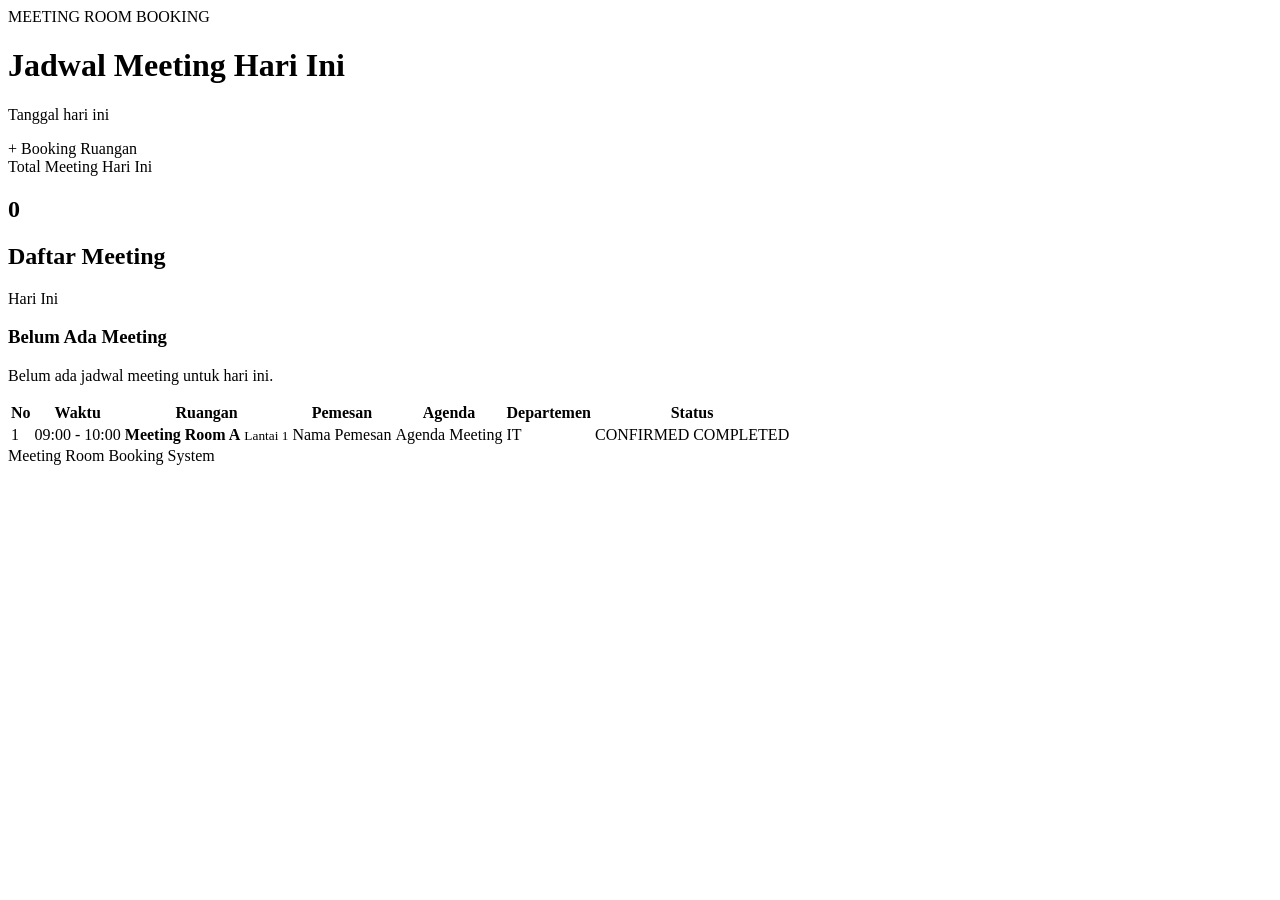
<file: src/main/resources/templates/public/schedule.html>
<!doctype html>
<html lang="id" xmlns:th="http://www.thymeleaf.org">
  <head>
    <meta charset="UTF-8" />
    <meta name="viewport" content="width=device-width, initial-scale=1.0" />
    <title>Jadwal Meeting Hari Ini</title>

    <link rel="stylesheet" th:href="@{/css/schedule.css}" />
  </head>
  <body>
    <div class="container">
      <header class="header">
        <div>
          <span class="eyebrow">MEETING ROOM BOOKING</span>
          <h1>Jadwal Meeting Hari Ini</h1>
          <p th:text="${formattedDate}">Tanggal hari ini</p>
        </div>

        <a th:href="@{/booking}" class="btn-book">+ Booking Ruangan</a>
      </header>

      <section class="summary">
        <div class="summary-card">
          <span>Total Meeting Hari Ini</span>
          <h2 th:text="${totalBookings}">0</h2>
        </div>
      </section>

      <section class="schedule-section">
        <div class="section-heading">
          <h2>Daftar Meeting</h2>
          <span class="badge-date">Hari Ini</span>
        </div>

        <div th:if="${#lists.isEmpty(bookings)}" class="empty-state">
          <h3>Belum Ada Meeting</h3>
          <p>Belum ada jadwal meeting untuk hari ini.</p>
        </div>

        <div class="table-wrapper" th:unless="${#lists.isEmpty(bookings)}">
          <table>
            <thead>
              <tr>
                <th>No</th>
                <th>Waktu</th>
                <th>Ruangan</th>
                <th>Pemesan</th>
                <th>Agenda</th>
                <th>Departemen</th>
                <th>Status</th>
              </tr>
            </thead>

            <tbody>
              <tr th:each="booking, stat : ${bookings}">
                <td th:text="${stat.count}">1</td>

                <td class="time">
                  <span
                    th:text="${#temporals.format(booking.startTime, 'HH:mm')}"
                    >09:00</span
                  >
                  -
                  <span th:text="${#temporals.format(booking.endTime, 'HH:mm')}"
                    >10:00</span
                  >
                </td>

                <td>
                  <strong th:text="${booking.meetingRoom.roomName}"
                    >Meeting Room A</strong
                  >
                  <small th:text="${booking.meetingRoom.location}"
                    >Lantai 1</small
                  >
                </td>

                <td th:text="${booking.bookerName}">Nama Pemesan</td>

                <td th:text="${booking.agenda}">Agenda Meeting</td>

                <td
                  th:text="${booking.department != null ? booking.department : '-'}"
                >
                  IT
                </td>

                <td>
                  <span
                    class="status confirmed"
                    th:if="${booking.status == 'CONFIRMED'}"
                  >
                    CONFIRMED
                  </span>

                  <span
                    class="status completed"
                    th:if="${booking.status == 'COMPLETED'}"
                  >
                    COMPLETED
                  </span>
                </td>
              </tr>
            </tbody>
          </table>
        </div>
      </section>

      <footer>Meeting Room Booking System</footer>
    </div>
  </body>
</html>
</file>
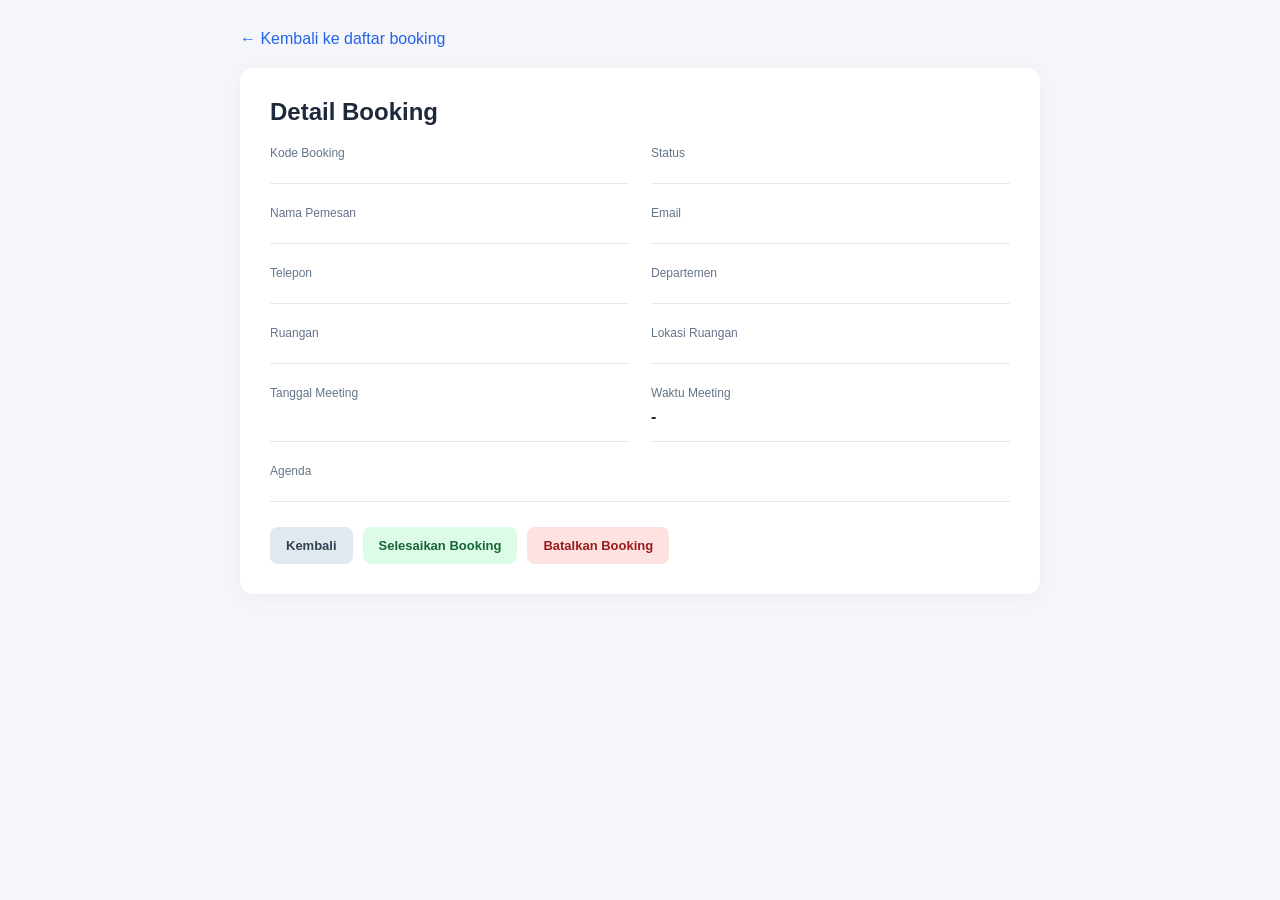
<file: src/main/resources/templates/admin/bookings/detail.html>
<!doctype html>
<html lang="id" xmlns:th="http://www.thymeleaf.org">
  <head>
    <meta charset="UTF-8" />
    <meta name="viewport" content="width=device-width, initial-scale=1.0" />

    <title>Detail Booking</title>

    <style>
      body {
        margin: 0;
        padding: 30px 20px;
        font-family: Arial, sans-serif;
        background: #f4f6fa;
        color: #1e293b;
      }

      .container {
        max-width: 800px;
        margin: auto;
      }

      .back {
        display: inline-block;
        margin-bottom: 20px;
        color: #2563eb;
        text-decoration: none;
      }

      .panel {
        background: white;
        padding: 30px;
        border-radius: 14px;
        box-shadow: 0 4px 20px rgba(15, 23, 42, 0.04);
      }

      h1 {
        margin-top: 0;
      }

      .grid {
        display: grid;
        grid-template-columns: 1fr 1fr;
        gap: 22px;
      }

      .item {
        padding-bottom: 15px;
        border-bottom: 1px solid #e2e8f0;
      }

      .label {
        color: #64748b;
        font-size: 12px;
        margin-bottom: 8px;
      }

      .value {
        font-weight: 600;
        word-break: break-word;
      }

      .buttons {
        margin-top: 25px;
        display: flex;
        gap: 10px;
      }

      .btn {
        padding: 11px 16px;
        border-radius: 8px;
        border: none;
        cursor: pointer;
        text-decoration: none;
        font-size: 13px;
        font-weight: 600;
      }

      .back-btn {
        background: #e2e8f0;
        color: #334155;
      }
      .cancel-btn {
        background: #fee2e2;
        color: #991b1b;
      }
      .complete-btn {
        background: #dcfce7;
        color: #166534;
      }

      @media (max-width: 600px) {
        .grid {
          grid-template-columns: 1fr;
        }
      }
    </style>
  </head>

  <body>
    <div class="container">
      <a th:href="@{/admin/bookings}" class="back">
        ← Kembali ke daftar booking
      </a>

      <section class="panel">
        <h1>Detail Booking</h1>

        <div class="grid">
          <div class="item">
            <div class="label">Kode Booking</div>
            <div class="value" th:text="${booking.bookingCode}"></div>
          </div>

          <div class="item">
            <div class="label">Status</div>
            <div class="value" th:text="${booking.status}"></div>
          </div>

          <div class="item">
            <div class="label">Nama Pemesan</div>
            <div class="value" th:text="${booking.bookerName}"></div>
          </div>

          <div class="item">
            <div class="label">Email</div>
            <div class="value" th:text="${booking.email}"></div>
          </div>

          <div class="item">
            <div class="label">Telepon</div>
            <div class="value" th:text="${booking.phone}"></div>
          </div>

          <div class="item">
            <div class="label">Departemen</div>
            <div class="value" th:text="${booking.department ?: '-'}"></div>
          </div>

          <div class="item">
            <div class="label">Ruangan</div>
            <div class="value" th:text="${booking.meetingRoom.roomName}"></div>
          </div>

          <div class="item">
            <div class="label">Lokasi Ruangan</div>
            <div class="value" th:text="${booking.meetingRoom.location}"></div>
          </div>

          <div class="item">
            <div class="label">Tanggal Meeting</div>
            <div
              class="value"
              th:text="${#temporals.format(booking.startTime, 'dd MMMM yyyy')}"
            ></div>
          </div>

          <div class="item">
            <div class="label">Waktu Meeting</div>
            <div class="value">
              <span
                th:text="${#temporals.format(booking.startTime, 'HH:mm')}"
              ></span>
              -
              <span
                th:text="${#temporals.format(booking.endTime, 'HH:mm')}"
              ></span>
            </div>
          </div>

          <div class="item" style="grid-column: 1/-1">
            <div class="label">Agenda</div>
            <div class="value" th:text="${booking.agenda}"></div>
          </div>
        </div>

        <div class="buttons">
          <a th:href="@{/admin/bookings}" class="btn back-btn"> Kembali </a>

          <form
            th:if="${booking.status == 'CONFIRMED'}"
            th:action="@{/admin/bookings/{id}/complete(id=${booking.bookingId})}"
            method="post"
            onsubmit="return confirm('Tandai booking selesai?');"
          >
            <button class="btn complete-btn" type="submit">
              Selesaikan Booking
            </button>
          </form>

          <form
            th:if="${booking.status == 'CONFIRMED'}"
            th:action="@{/admin/bookings/{id}/cancel(id=${booking.bookingId})}"
            method="post"
            onsubmit="return confirm('Batalkan booking ini?');"
          >
            <button class="btn cancel-btn" type="submit">
              Batalkan Booking
            </button>
          </form>
        </div>
      </section>
    </div>
  </body>
</html>
</file>
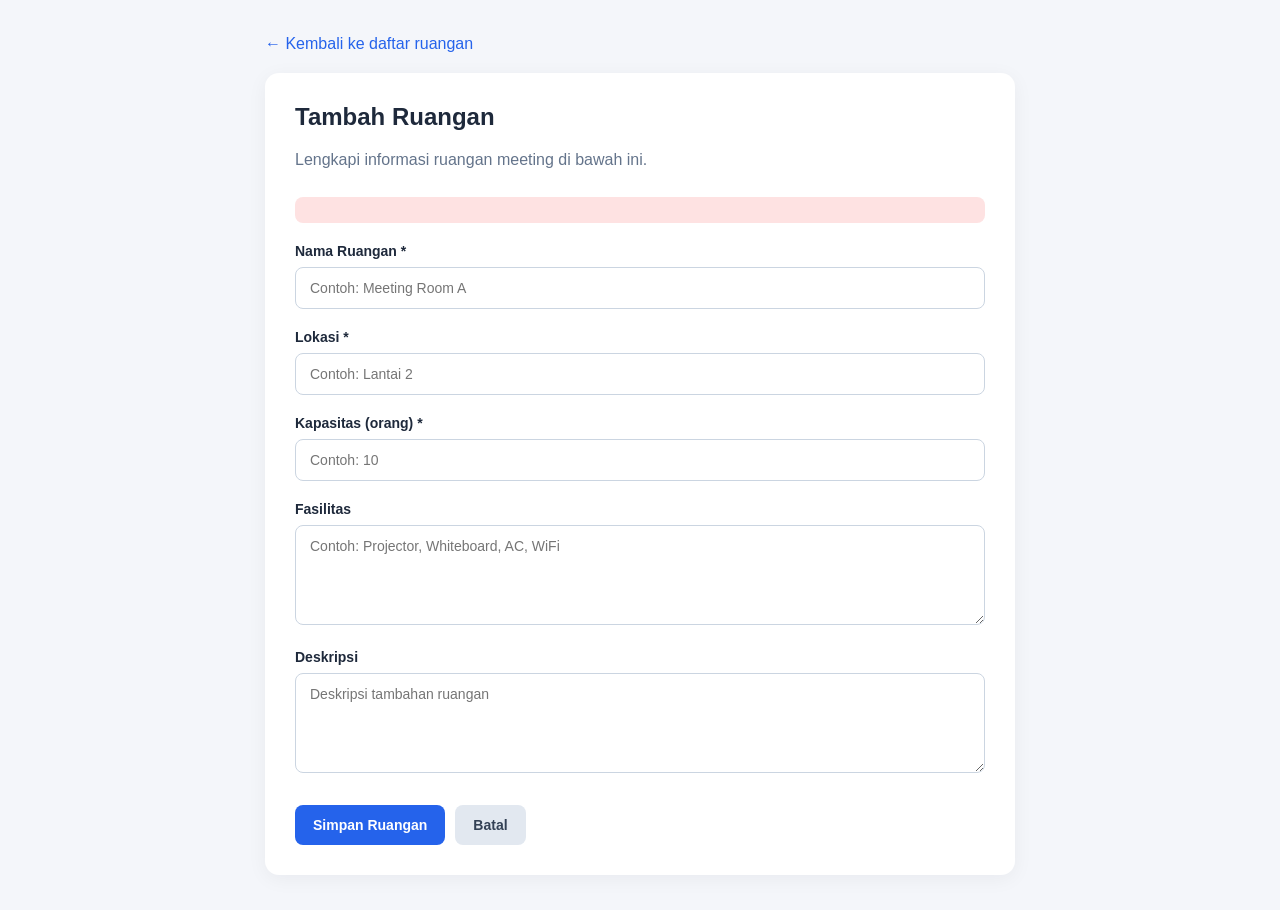
<file: src/main/resources/templates/admin/rooms/form.html>
<!doctype html>
<html lang="id" xmlns:th="http://www.thymeleaf.org">
  <head>
    <meta charset="UTF-8" />
    <meta name="viewport" content="width=device-width, initial-scale=1.0" />

    <title th:text="${pageTitle} + ' - Meeting Room Booking'">
      Form Ruangan
    </title>

    <style>
      * {
        box-sizing: border-box;
      }

      body {
        margin: 0;
        padding: 35px 20px;
        font-family: Arial, sans-serif;
        background: #f4f6fa;
        color: #1e293b;
      }

      .container {
        max-width: 750px;
        margin: auto;
      }

      .back {
        display: inline-block;
        color: #2563eb;
        text-decoration: none;
        margin-bottom: 20px;
      }

      .panel {
        background: white;
        padding: 30px;
        border-radius: 14px;
        box-shadow: 0 4px 20px rgba(15, 23, 42, 0.05);
      }

      h1 {
        margin-top: 0;
      }

      .subtitle {
        color: #64748b;
        margin-bottom: 28px;
      }

      .form-group {
        margin-bottom: 20px;
      }

      label {
        display: block;
        margin-bottom: 8px;
        font-size: 14px;
        font-weight: 600;
      }

      input,
      textarea {
        width: 100%;
        padding: 12px 14px;
        border: 1px solid #cbd5e1;
        border-radius: 8px;
        font-size: 14px;
        font-family: inherit;
      }

      textarea {
        resize: vertical;
        min-height: 100px;
      }

      input:focus,
      textarea:focus {
        outline: none;
        border-color: #2563eb;
      }

      .error {
        color: #dc2626;
        font-size: 12px;
        margin-top: 6px;
        display: block;
      }

      .alert {
        background: #fee2e2;
        color: #991b1b;
        padding: 13px;
        border-radius: 8px;
        margin-bottom: 20px;
      }

      .buttons {
        display: flex;
        gap: 10px;
        margin-top: 28px;
      }

      button,
      .cancel {
        padding: 12px 18px;
        border: none;
        border-radius: 8px;
        cursor: pointer;
        font-size: 14px;
        font-weight: 600;
        text-decoration: none;
      }

      button {
        background: #2563eb;
        color: white;
      }

      .cancel {
        background: #e2e8f0;
        color: #334155;
      }
    </style>
  </head>

  <body>
    <div class="container">
      <a th:href="@{/admin/rooms}" class="back">
        ← Kembali ke daftar ruangan
      </a>

      <section class="panel">
        <h1 th:text="${pageTitle}">Tambah Ruangan</h1>

        <p class="subtitle">Lengkapi informasi ruangan meeting di bawah ini.</p>

        <div
          th:if="${errorMessage}"
          class="alert"
          th:text="${errorMessage}"
        ></div>

        <form
          th:action="@{/admin/rooms/save}"
          th:object="${room}"
          method="post"
        >
          <input type="hidden" th:field="*{roomId}" />

          <div class="form-group">
            <label>Nama Ruangan *</label>

            <input
              type="text"
              th:field="*{roomName}"
              placeholder="Contoh: Meeting Room A"
            />

            <span
              class="error"
              th:if="${#fields.hasErrors('roomName')}"
              th:errors="*{roomName}"
            ></span>
          </div>

          <div class="form-group">
            <label>Lokasi *</label>

            <input
              type="text"
              th:field="*{location}"
              placeholder="Contoh: Lantai 2"
            />

            <span
              class="error"
              th:if="${#fields.hasErrors('location')}"
              th:errors="*{location}"
            ></span>
          </div>

          <div class="form-group">
            <label>Kapasitas (orang) *</label>

            <input
              type="number"
              th:field="*{capacity}"
              min="1"
              placeholder="Contoh: 10"
            />

            <span
              class="error"
              th:if="${#fields.hasErrors('capacity')}"
              th:errors="*{capacity}"
            ></span>
          </div>

          <div class="form-group">
            <label>Fasilitas</label>

            <textarea
              th:field="*{facilities}"
              placeholder="Contoh: Projector, Whiteboard, AC, WiFi"
            ></textarea>

            <span
              class="error"
              th:if="${#fields.hasErrors('facilities')}"
              th:errors="*{facilities}"
            ></span>
          </div>

          <div class="form-group">
            <label>Deskripsi</label>

            <textarea
              th:field="*{description}"
              placeholder="Deskripsi tambahan ruangan"
            ></textarea>

            <span
              class="error"
              th:if="${#fields.hasErrors('description')}"
              th:errors="*{description}"
            ></span>
          </div>

          <div class="buttons">
            <button type="submit">Simpan Ruangan</button>

            <a th:href="@{/admin/rooms}" class="cancel"> Batal </a>
          </div>
        </form>
      </section>
    </div>
  </body>
</html>
</file>
